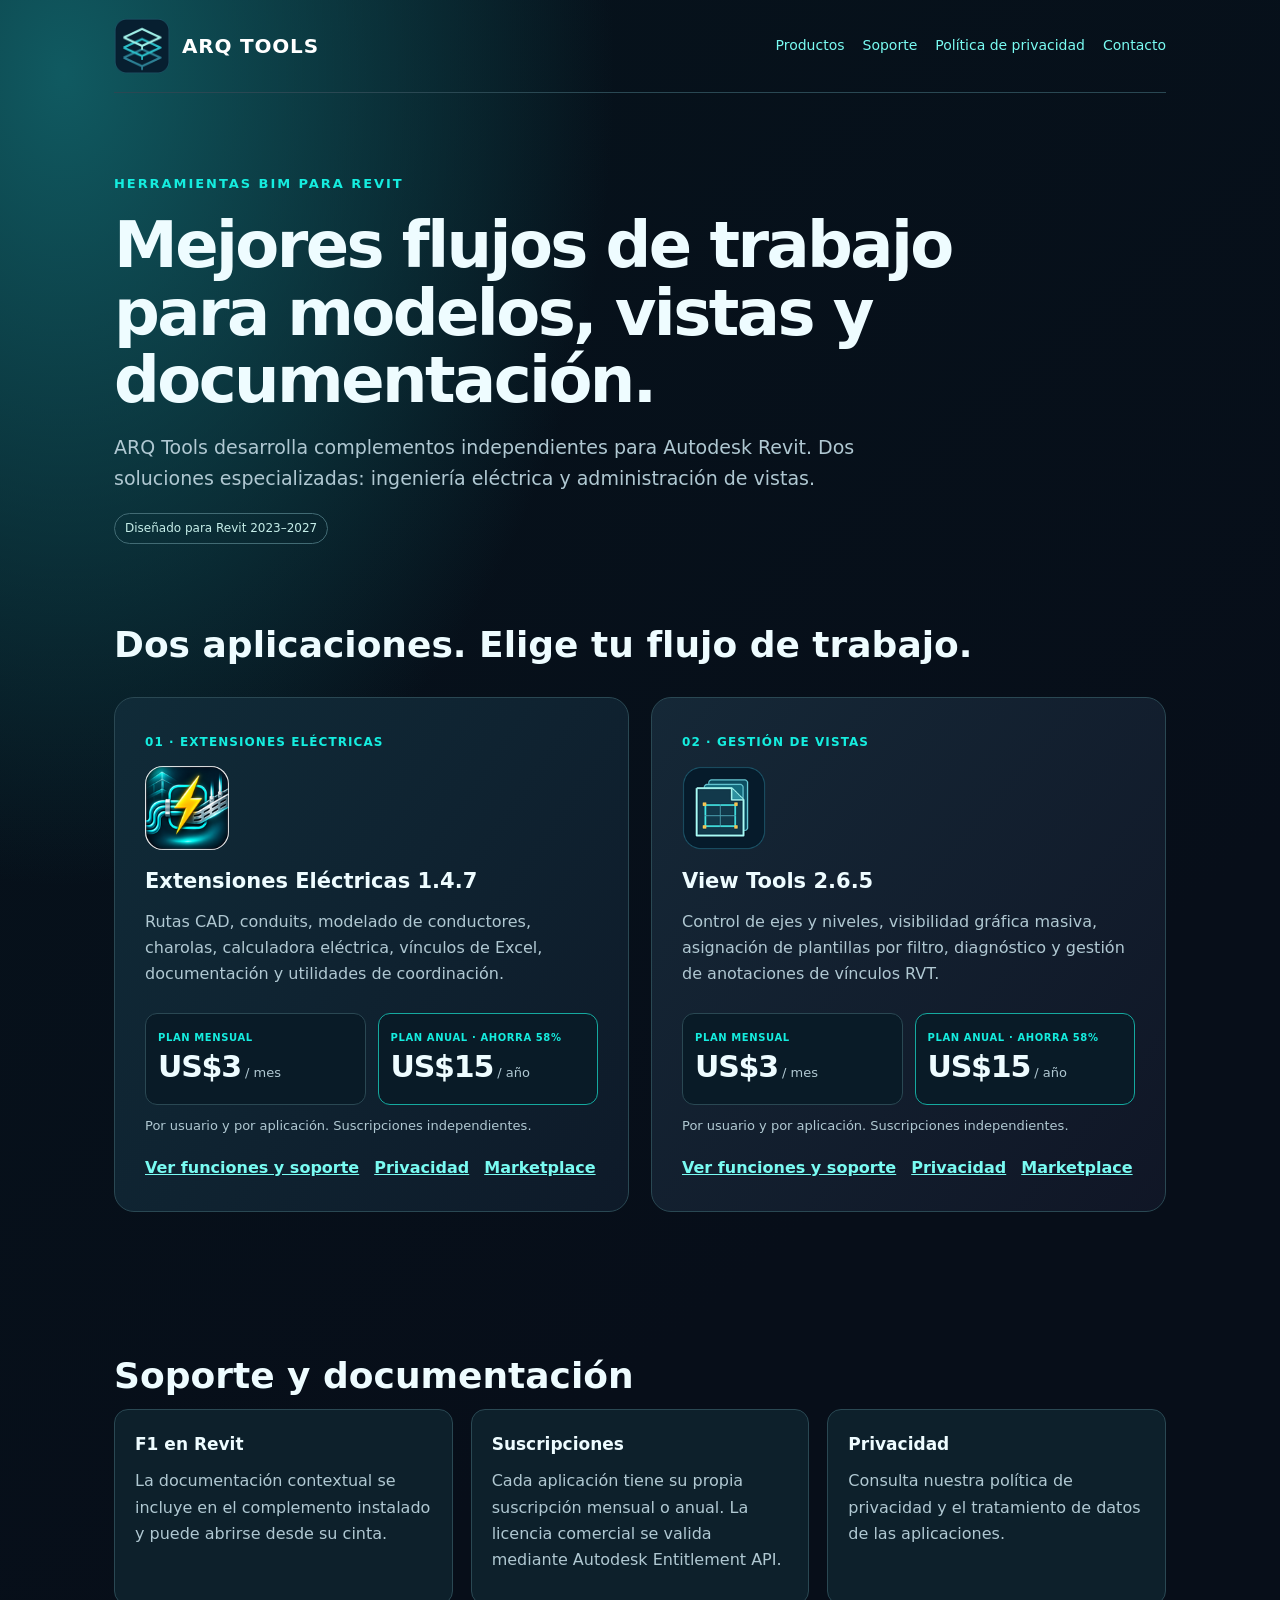
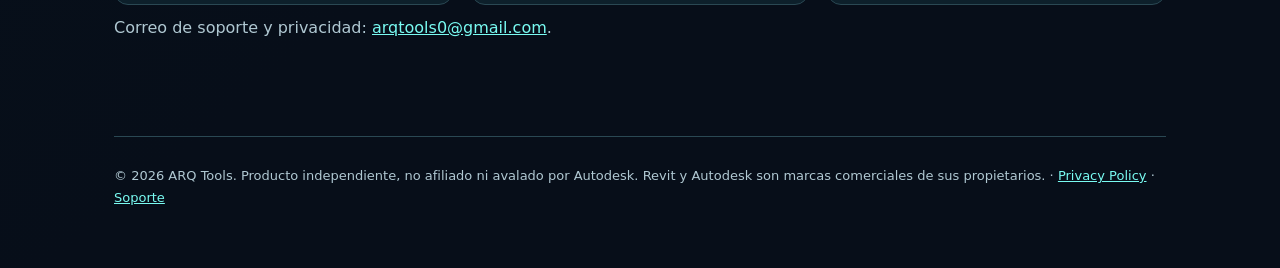
<file: index.html>
<!DOCTYPE html>
<html lang="es"><head><meta charset="utf-8"/><meta content="width=device-width,initial-scale=1" name="viewport"/><meta content="ARQ Tools: Extensiones Eléctricas y View Tools para Autodesk Revit 2023–2027. Herramientas BIM, documentación y edición de vistas." name="description"/><title>ARQ Tools | Electrical Extensions &amp; View Tools</title><link href="favicon.png" rel="icon"/><link href="style.css" rel="stylesheet"/></head><body><div class="wrap"><nav aria-label="Navegación" class="top"><a class="brand" href="index.html"><img alt="Logo gráfico de ARQ Tools" src="publisher-logo-120.png"/>ARQ TOOLS</a><div class="menu"><a href="#productos">Productos</a><a href="#ayuda">Soporte</a><a href="privacy.html">Política de privacidad</a><a href="mailto:arqtools0@gmail.com">Contacto</a></div></nav><main><header class="hero"><div class="tag">HERRAMIENTAS BIM PARA REVIT</div><h1>Mejores flujos de trabajo para modelos, vistas y documentación.</h1><p class="lead">ARQ Tools desarrolla complementos independientes para Autodesk Revit. Dos soluciones especializadas: ingeniería eléctrica y administración de vistas.</p><div class="pill">Diseñado para Revit 2023–2027</div></header><section id="productos"><h2>Dos aplicaciones. Elige tu flujo de trabajo.</h2><div class="products"><article class="product"><span class="eyebrow">01 · EXTENSIONES ELÉCTRICAS</span><img alt="Extensiones Eléctricas" class="product-icon" height="84" src="arq-tools-icon-120.png" width="84"/><h3>Extensiones Eléctricas 1.4.7</h3><p>Rutas CAD, conduits, modelado de conductores, charolas, calculadora eléctrica, vínculos de Excel, documentación y utilidades de coordinación.</p><div class="plans"><div><small>PLAN MENSUAL</small><strong>US$3<span> / mes</span></strong></div><div><small>PLAN ANUAL · AHORRA 58%</small><strong>US$15<span> / año</span></strong></div></div><p class="price-note">Por usuario y por aplicación. Suscripciones independientes.</p><div class="links"><a href="electrical.html">Ver funciones y soporte</a><a href="privacy.html">Privacidad</a><a href="https://apps.autodesk.com/">Marketplace</a></div></article><article class="product"><span class="eyebrow">02 · GESTIÓN DE VISTAS</span><img alt="View Tools" class="product-icon" height="84" src="view-tools-icon-120.png" width="84"/><h3>View Tools 2.6.5</h3><p>Control de ejes y niveles, visibilidad gráfica masiva, asignación de plantillas por filtro, diagnóstico y gestión de anotaciones de vínculos RVT.</p><div class="plans"><div><small>PLAN MENSUAL</small><strong>US$3<span> / mes</span></strong></div><div><small>PLAN ANUAL · AHORRA 58%</small><strong>US$15<span> / año</span></strong></div></div><p class="price-note">Por usuario y por aplicación. Suscripciones independientes.</p><div class="links"><a href="view-tools.html">Ver funciones y soporte</a><a href="privacy.html">Privacidad</a><a href="https://apps.autodesk.com/">Marketplace</a></div></article></div></section><section id="ayuda"><h2>Soporte y documentación</h2><div class="section-grid"><div class="mini"><h3>F1 en Revit</h3><p>La documentación contextual se incluye en el complemento instalado y puede abrirse desde su cinta.</p></div><div class="mini"><h3>Suscripciones</h3><p>Cada aplicación tiene su propia suscripción mensual o anual. La licencia comercial se valida mediante Autodesk Entitlement API.</p></div><div class="mini"><h3>Privacidad</h3><p>Consulta nuestra política de privacidad y el tratamiento de datos de las aplicaciones.</p></div></div><p>Correo de soporte y privacidad: <a href="mailto:arqtools0@gmail.com">arqtools0@gmail.com</a>.</p></section></main><footer>© 2026 ARQ Tools. Producto independiente, no afiliado ni avalado por Autodesk. Revit y Autodesk son marcas comerciales de sus propietarios. · <a href="privacy.html">Privacy Policy</a> · <a href="mailto:arqtools0@gmail.com">Soporte</a></footer></div></body></html>
</file>
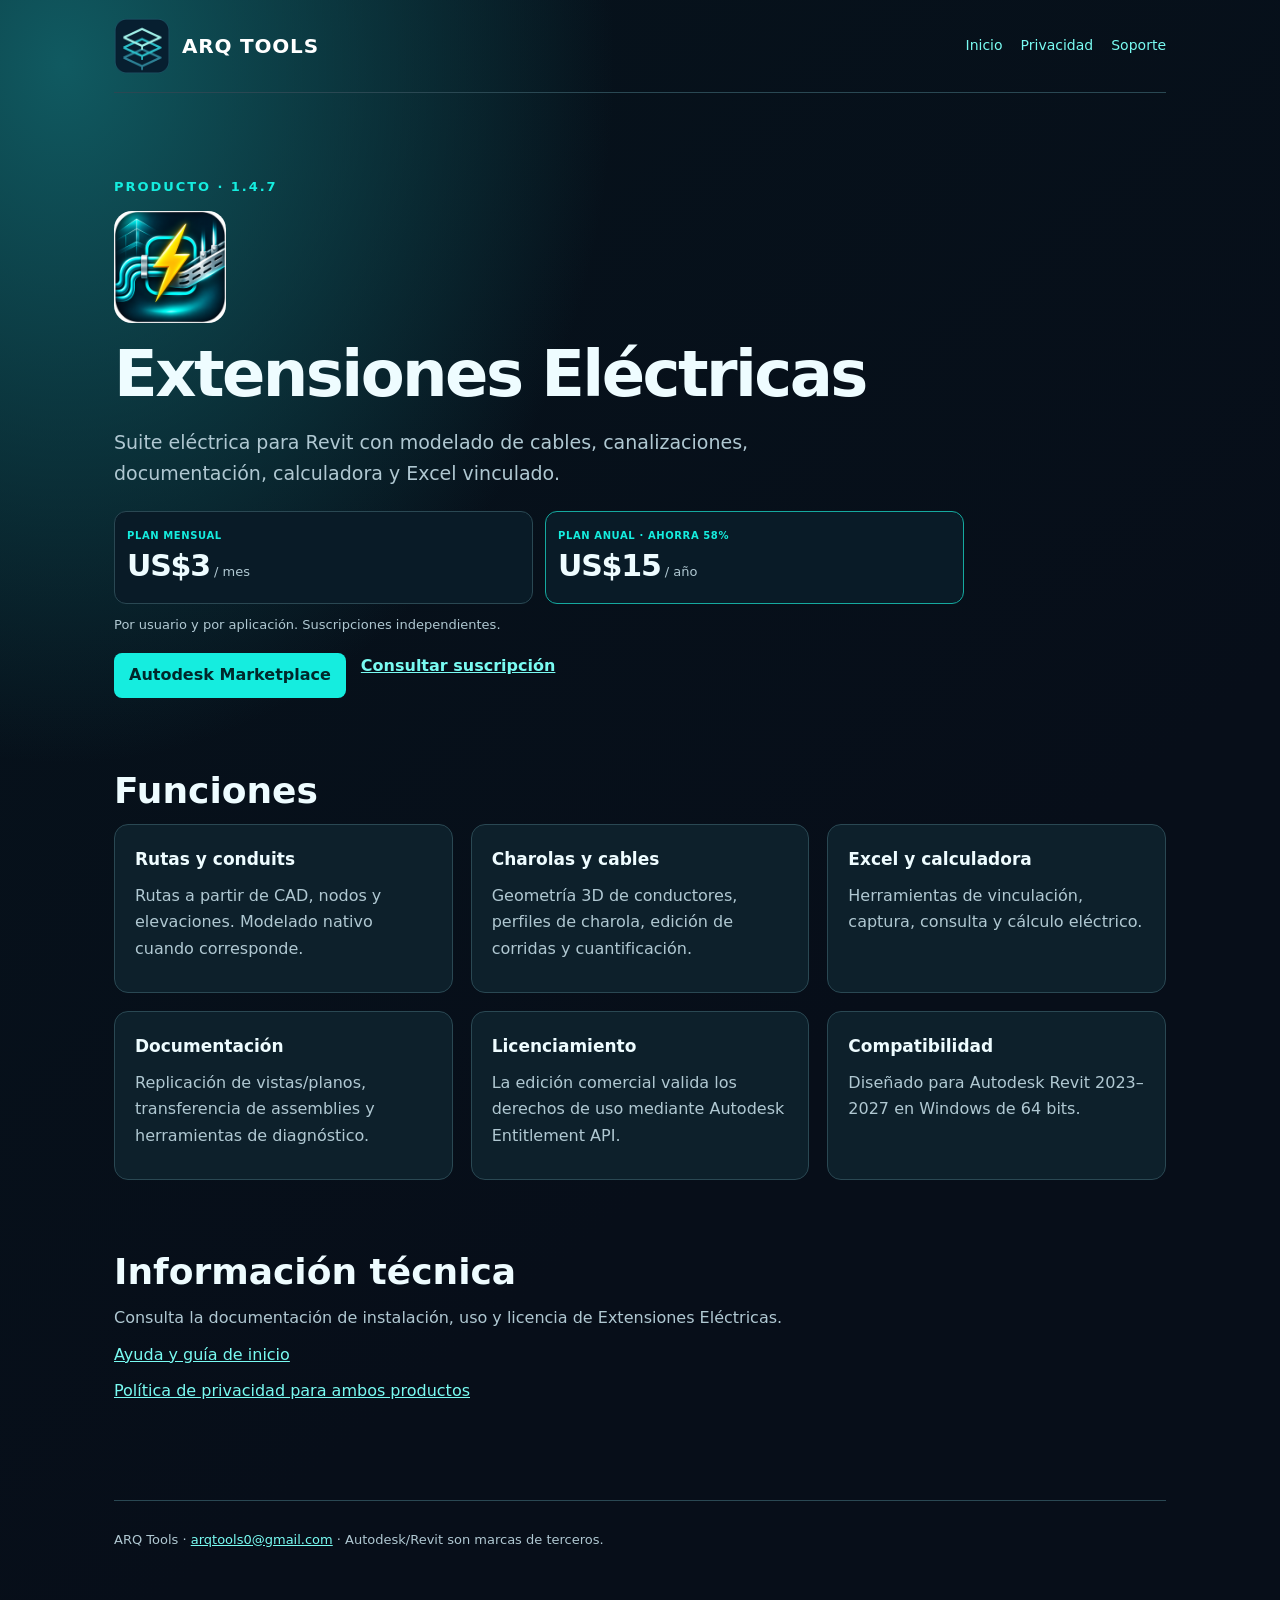
<file: electrical.html>
<!DOCTYPE html>
<html lang="es"><head><meta charset="utf-8"/><meta content="width=device-width,initial-scale=1" name="viewport"/><title>Extensiones Eléctricas | ARQ Tools</title><meta content="Suite eléctrica para Revit con modelado de cables, canalizaciones, documentación, calculadora y Excel vinculado." name="description"/><link href="style.css" rel="stylesheet"/><link href="favicon.png" rel="icon"/></head><body><div class="wrap"><nav class="top"><a class="brand" href="index.html"><img alt="Icono ARQ Tools" src="publisher-logo-120.png"/>ARQ TOOLS</a><div class="menu"><a href="index.html">Inicio</a><a href="privacy.html">Privacidad</a><a href="mailto:arqtools0@gmail.com">Soporte</a></div></nav><main><header class="hero"><span class="tag">PRODUCTO · 1.4.7</span><img alt="Icono Extensiones Eléctricas" class="product-icon" height="112" src="arq-tools-icon-256.png" width="112"/><h1>Extensiones Eléctricas</h1><p class="lead">Suite eléctrica para Revit con modelado de cables, canalizaciones, documentación, calculadora y Excel vinculado.</p><div class="plans"><div><small>PLAN MENSUAL</small><strong>US$3<span> / mes</span></strong></div><div><small>PLAN ANUAL · AHORRA 58%</small><strong>US$15<span> / año</span></strong></div></div><p class="price-note">Por usuario y por aplicación. Suscripciones independientes.</p><div class="links"><a class="buy" href="https://apps.autodesk.com/">Autodesk Marketplace</a><a href="mailto:arqtools0@gmail.com">Consultar suscripción</a></div></header><section><h2>Funciones</h2><div class="section-grid"><div class="mini"><h3>Rutas y conduits</h3><p>Rutas a partir de CAD, nodos y elevaciones. Modelado nativo cuando corresponde.</p></div><div class="mini"><h3>Charolas y cables</h3><p>Geometría 3D de conductores, perfiles de charola, edición de corridas y cuantificación.</p></div><div class="mini"><h3>Excel y calculadora</h3><p>Herramientas de vinculación, captura, consulta y cálculo eléctrico.</p></div><div class="mini"><h3>Documentación</h3><p>Replicación de vistas/planos, transferencia de assemblies y herramientas de diagnóstico.</p></div><div class="mini"><h3>Licenciamiento</h3><p>La edición comercial valida los derechos de uso mediante Autodesk Entitlement API.</p></div><div class="mini"><h3>Compatibilidad</h3><p>Diseñado para Autodesk Revit 2023–2027 en Windows de 64 bits.</p></div></div></section><section><h2>Información técnica</h2><p>Consulta la documentación de instalación, uso y licencia de Extensiones Eléctricas.</p><p><a href="help-electrical.html">Ayuda y guía de inicio</a></p><p><a href="privacy.html">Política de privacidad para ambos productos</a></p></section></main><footer>ARQ Tools · <a href="mailto:arqtools0@gmail.com">arqtools0@gmail.com</a> · Autodesk/Revit son marcas de terceros.</footer></div></body></html>
</file>
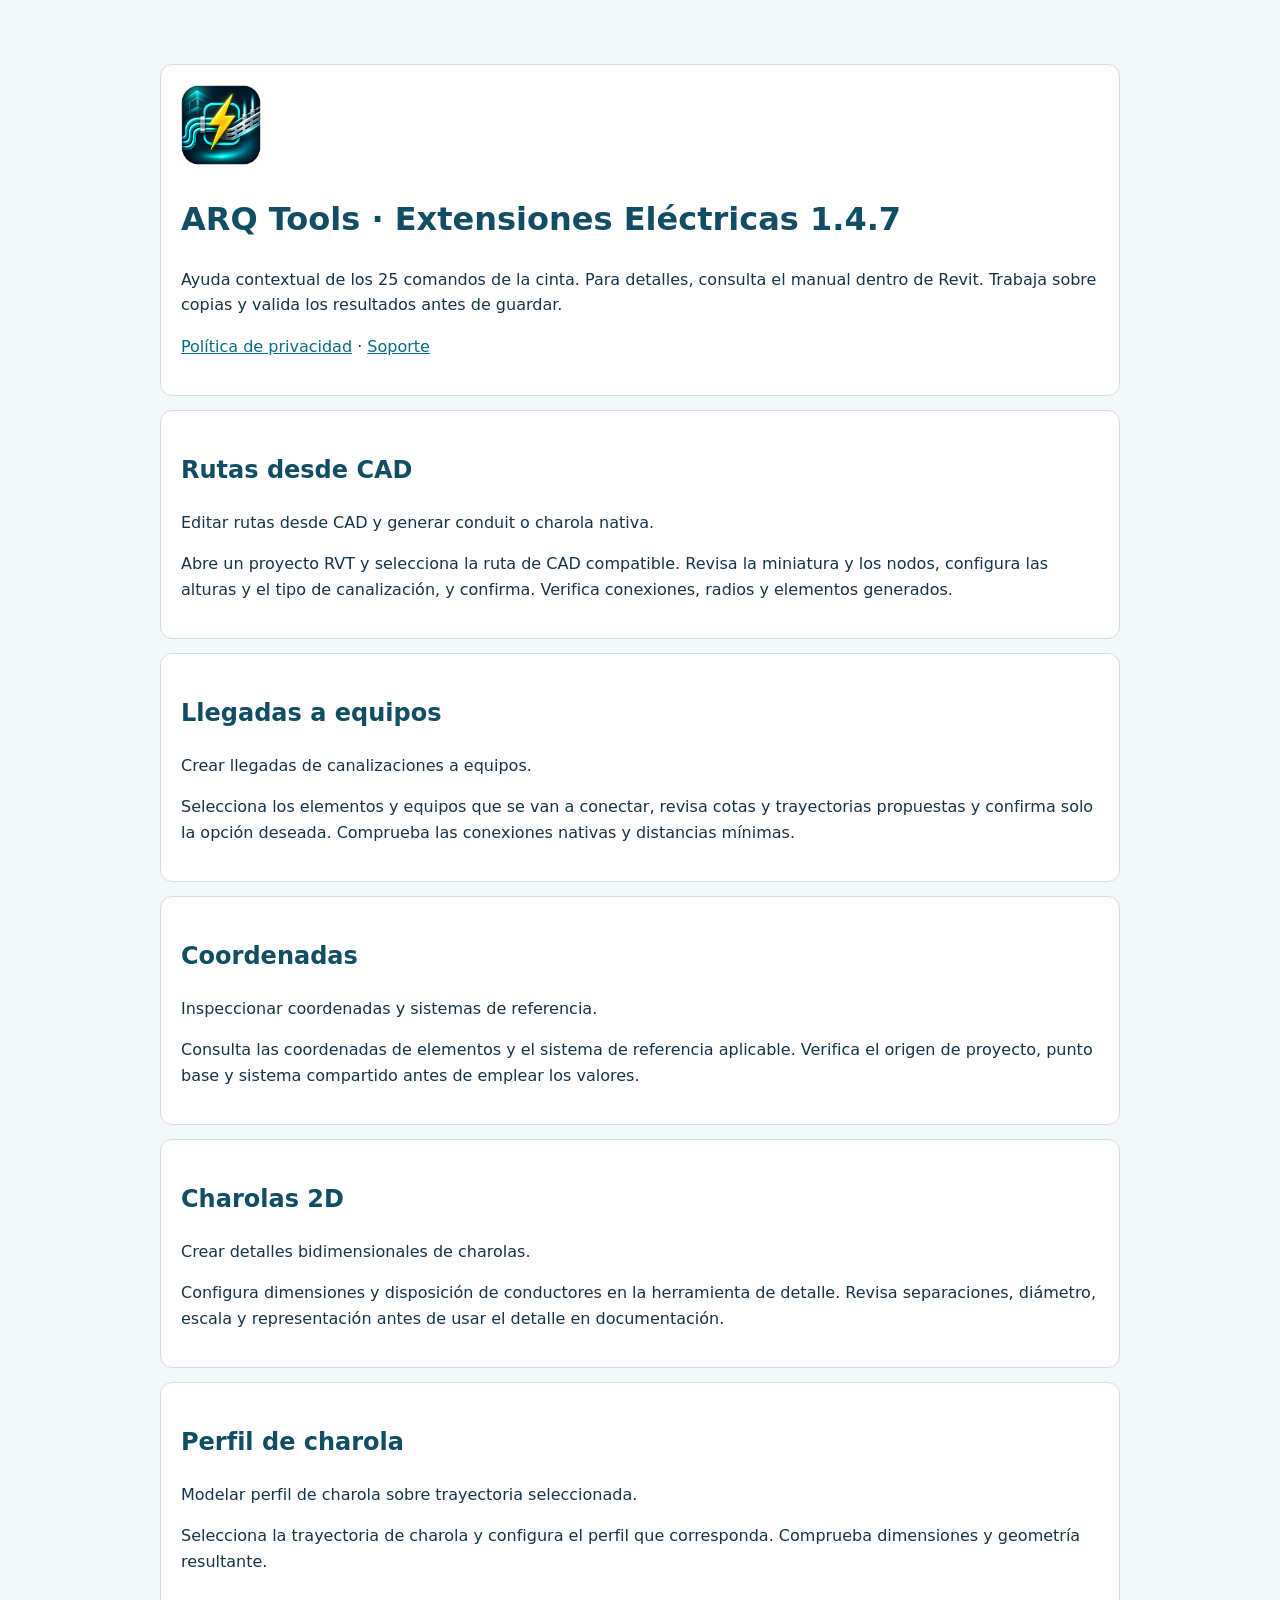
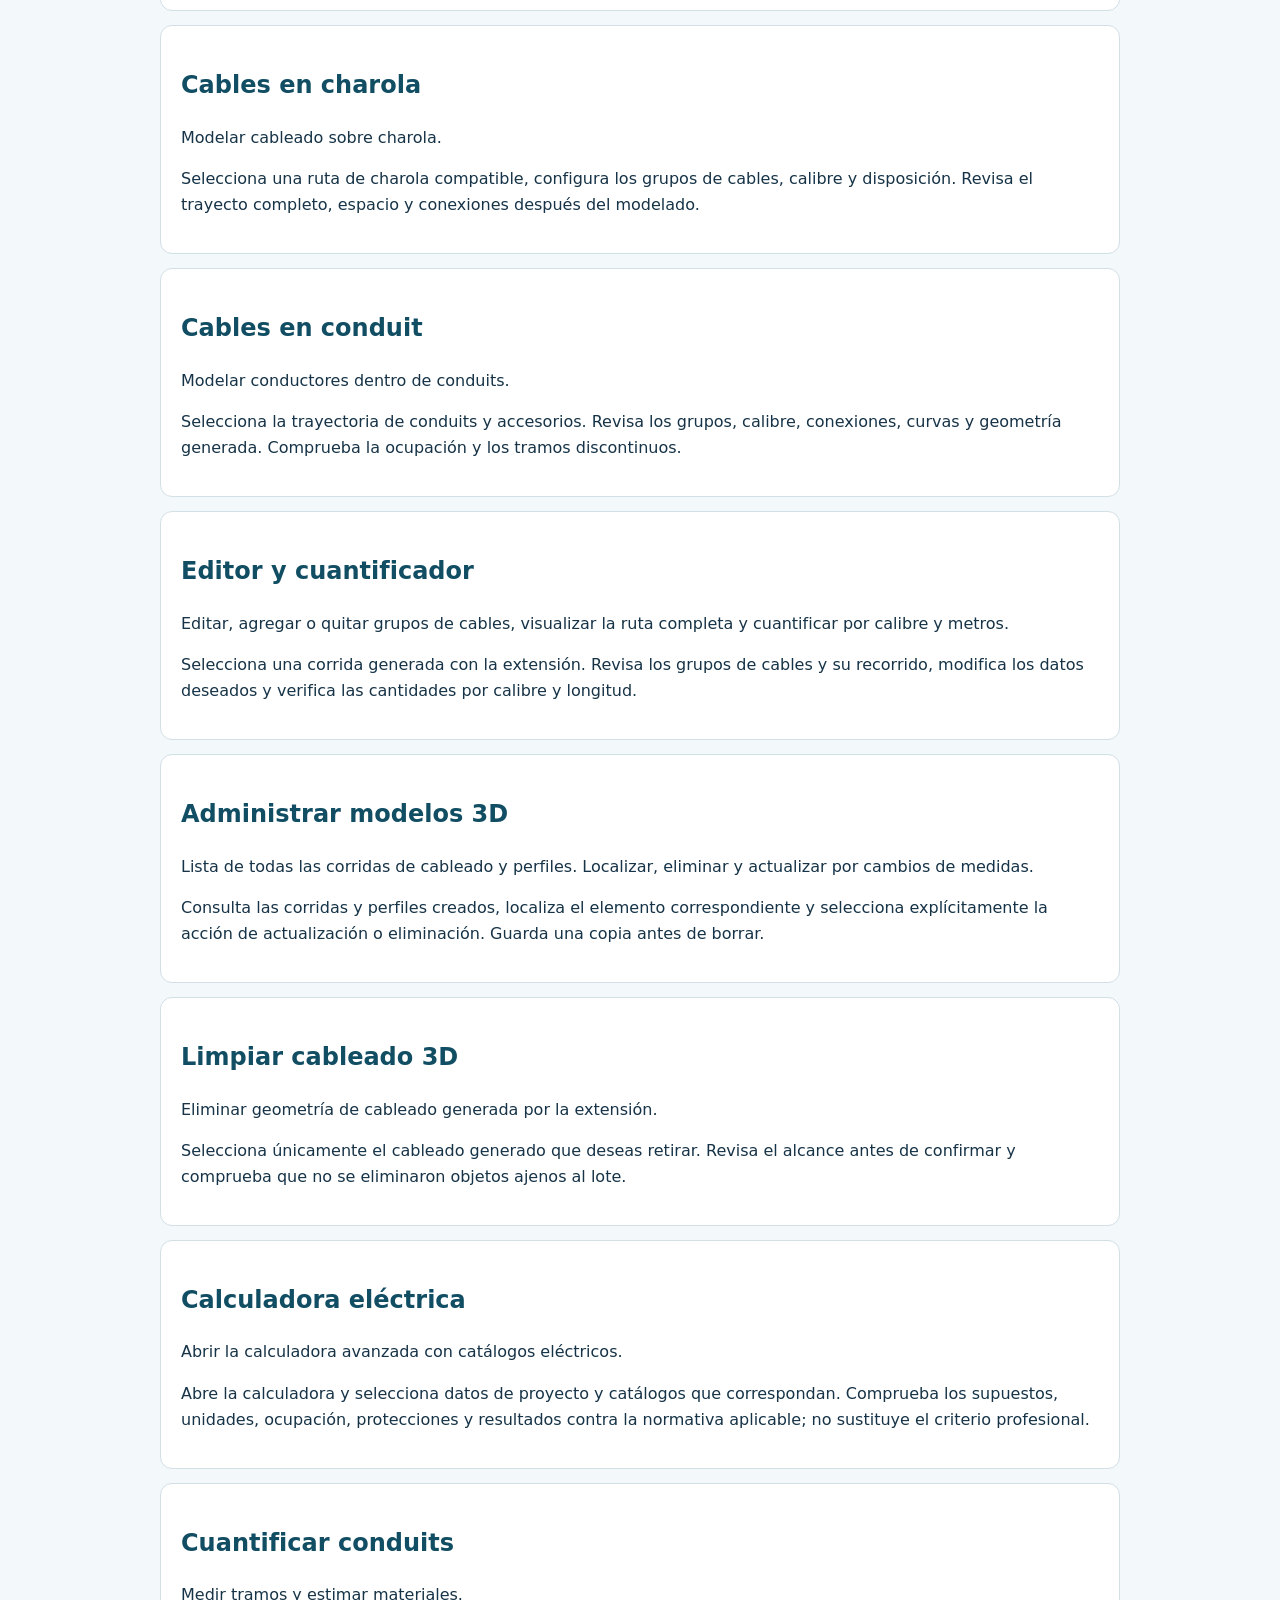
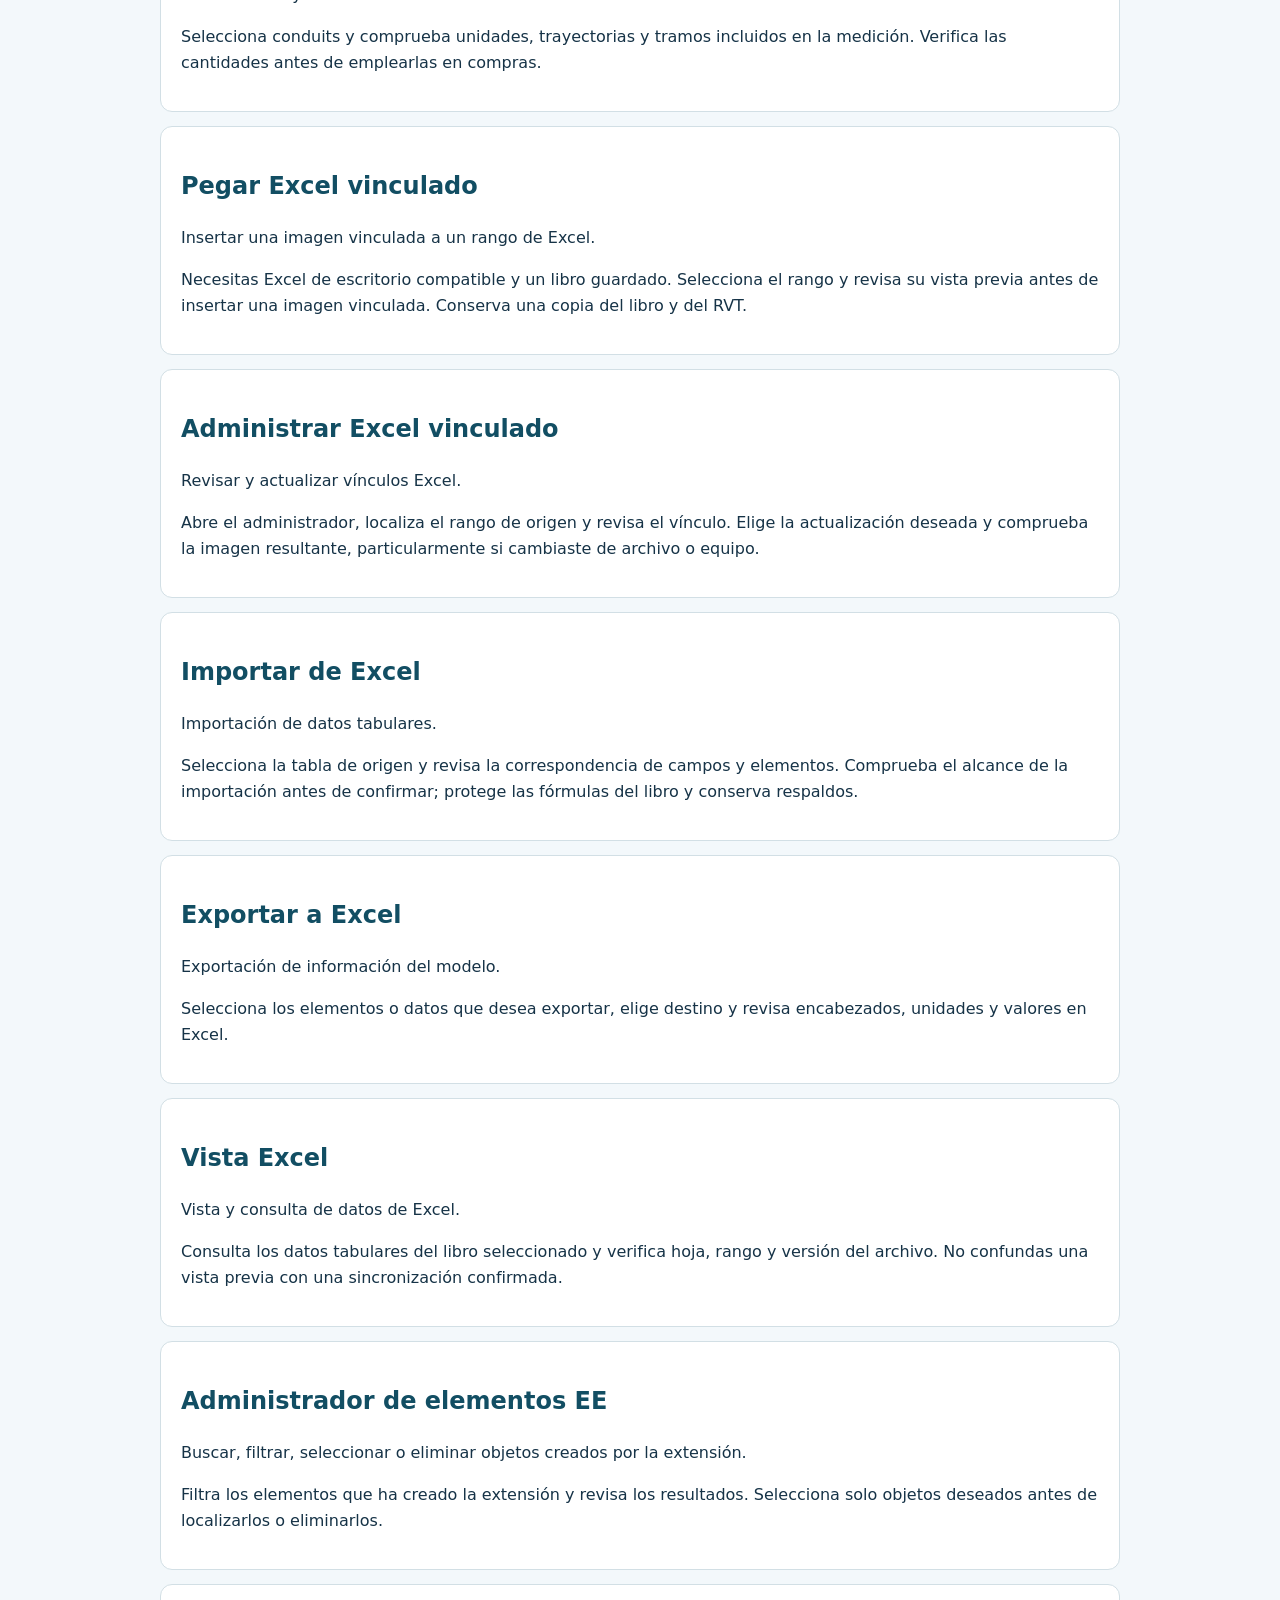
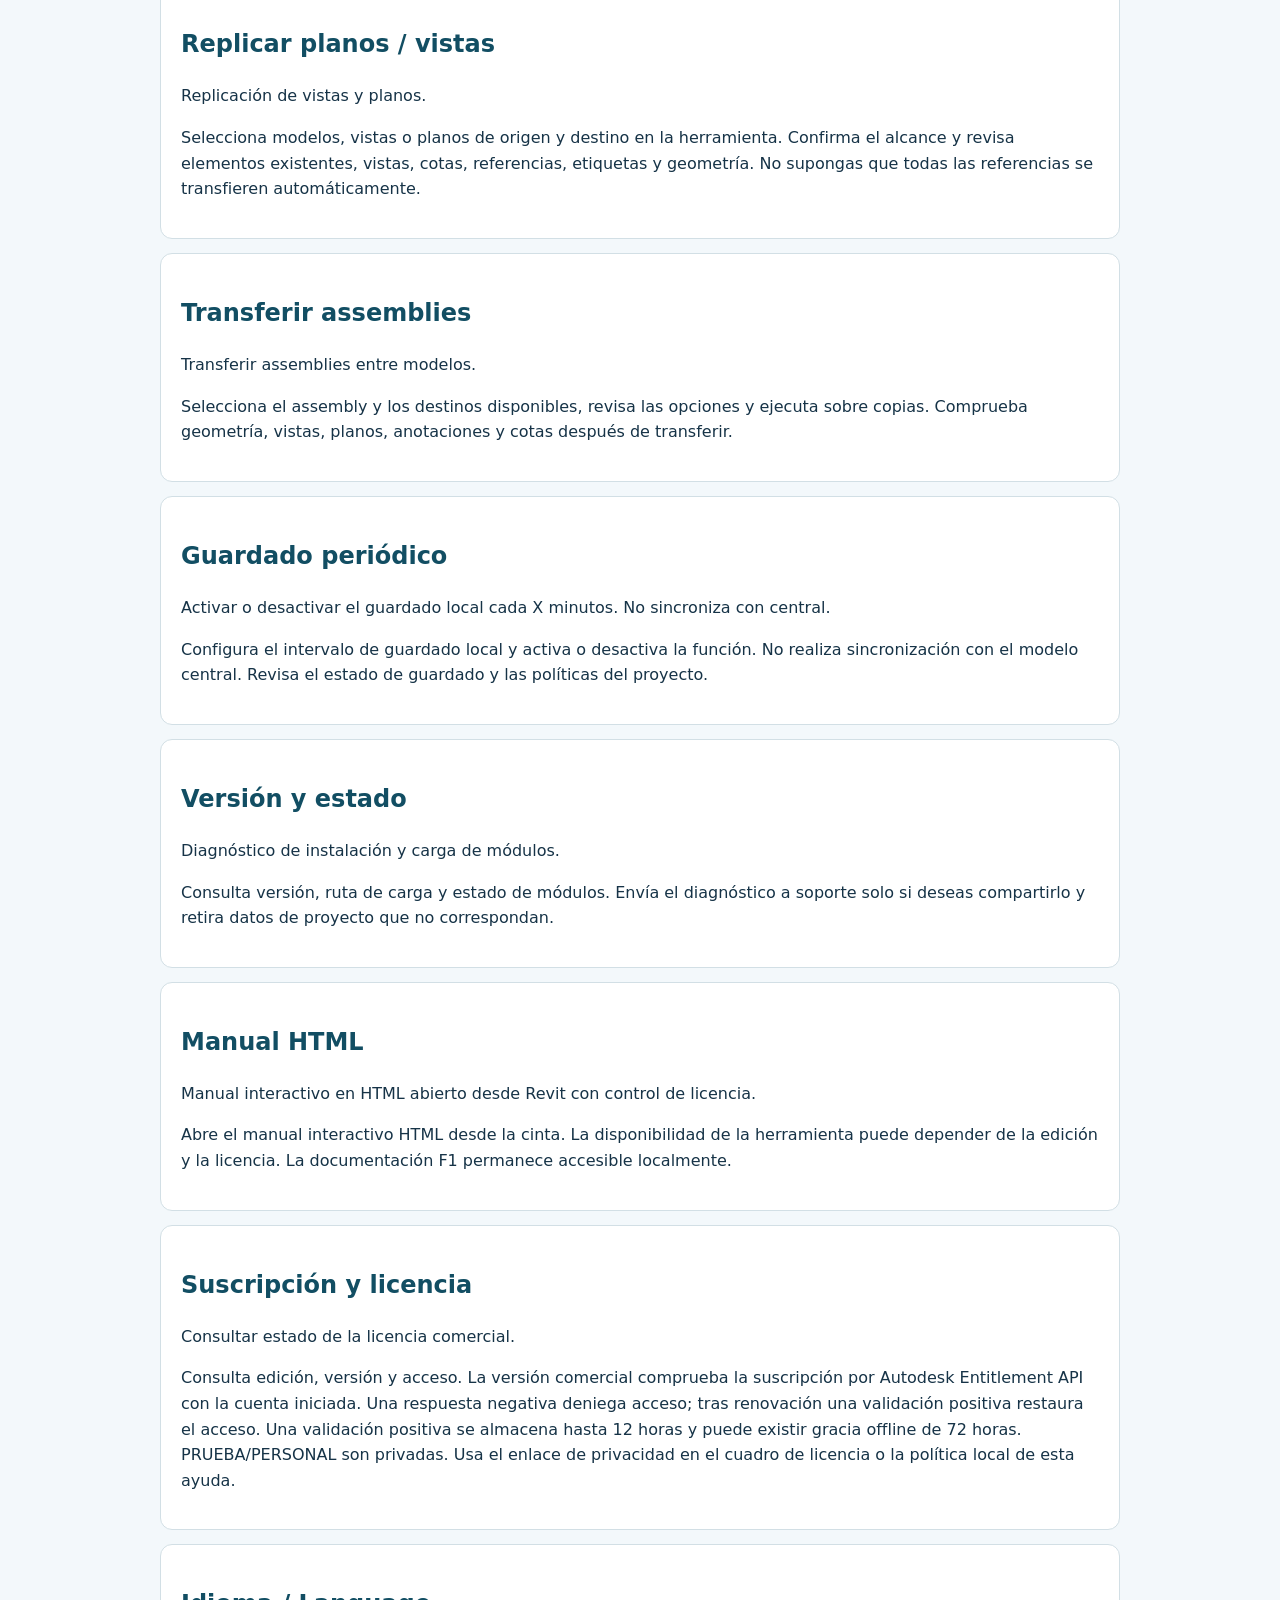
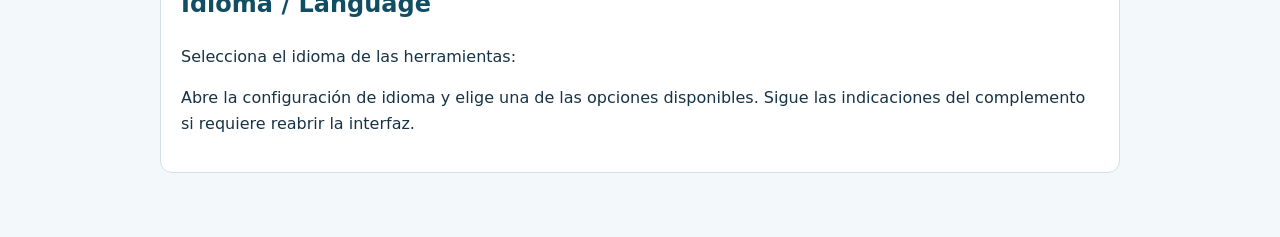
<file: help-electrical.html>
<!DOCTYPE html>
<html lang="es"><head><meta charset="utf-8"/><meta content="width=device-width,initial-scale=1" name="viewport"/><title>Extensiones Eléctricas 1.4.7 | Ayuda F1</title><style>body{font:16px/1.6 system-ui,sans-serif;max-width:960px;margin:32px auto;padding:18px;color:#163347;background:#f3f8fb}header,section{padding:20px;margin:14px 0;border-radius:12px;background:white;border:1px solid #d2dfe5}h1,h2{color:#124e63}a{color:#096b83}section{scroll-margin-top:24px}img{object-fit:contain}</style></head><body><header><img alt="ARQ Tools Extensiones Eléctricas" height="80" src="arq-tools-icon-256.png" width="80"/><h1>ARQ Tools · Extensiones Eléctricas 1.4.7</h1><p>Ayuda contextual de los 25 comandos de la cinta. Para detalles, consulta el manual dentro de Revit. Trabaja sobre copias y valida los resultados antes de guardar.</p><p><a href="privacy.html">Política de privacidad</a> · <a href="mailto:arqtools0@gmail.com">Soporte</a></p></header>
<section id="EE_RoutesCAD"><h2>Rutas desde CAD</h2><p>Editar rutas desde CAD y generar conduit o charola nativa.</p><p>Abre un proyecto RVT y selecciona la ruta de CAD compatible. Revisa la miniatura y los nodos, configura las alturas y el tipo de canalización, y confirma. Verifica conexiones, radios y elementos generados.</p></section>
<section id="EE_Arrival"><h2>Llegadas a equipos</h2><p>Crear llegadas de canalizaciones a equipos.</p><p>Selecciona los elementos y equipos que se van a conectar, revisa cotas y trayectorias propuestas y confirma solo la opción deseada. Comprueba las conexiones nativas y distancias mínimas.</p></section>
<section id="EE_Coordinates"><h2>Coordenadas</h2><p>Inspeccionar coordenadas y sistemas de referencia.</p><p>Consulta las coordenadas de elementos y el sistema de referencia aplicable. Verifica el origen de proyecto, punto base y sistema compartido antes de emplear los valores.</p></section>
<section id="EE_Tray2D"><h2>Charolas 2D</h2><p>Crear detalles bidimensionales de charolas.</p><p>Configura dimensiones y disposición de conductores en la herramienta de detalle. Revisa separaciones, diámetro, escala y representación antes de usar el detalle en documentación.</p></section>
<section id="EE_TrayProfile"><h2>Perfil de charola</h2><p>Modelar perfil de charola sobre trayectoria seleccionada.</p><p>Selecciona la trayectoria de charola y configura el perfil que corresponda. Comprueba dimensiones y geometría resultante.</p></section>
<section id="EE_TrayWires"><h2>Cables en charola</h2><p>Modelar cableado sobre charola.</p><p>Selecciona una ruta de charola compatible, configura los grupos de cables, calibre y disposición. Revisa el trayecto completo, espacio y conexiones después del modelado.</p></section>
<section id="EE_ConduitWires"><h2>Cables en conduit</h2><p>Modelar conductores dentro de conduits.</p><p>Selecciona la trayectoria de conduits y accesorios. Revisa los grupos, calibre, conexiones, curvas y geometría generada. Comprueba la ocupación y los tramos discontinuos.</p></section>
<section id="EE_EditWires"><h2>Editor y cuantificador</h2><p>Editar, agregar o quitar grupos de cables, visualizar la ruta completa y cuantificar por calibre y metros.</p><p>Selecciona una corrida generada con la extensión. Revisa los grupos de cables y su recorrido, modifica los datos deseados y verifica las cantidades por calibre y longitud.</p></section>
<section id="EE_ManageWires"><h2>Administrar modelos 3D</h2><p>Lista de todas las corridas de cableado y perfiles. Localizar, eliminar y actualizar por cambios de medidas.</p><p>Consulta las corridas y perfiles creados, localiza el elemento correspondiente y selecciona explícitamente la acción de actualización o eliminación. Guarda una copia antes de borrar.</p></section>
<section id="EE_CleanWires"><h2>Limpiar cableado 3D</h2><p>Eliminar geometría de cableado generada por la extensión.</p><p>Selecciona únicamente el cableado generado que deseas retirar. Revisa el alcance antes de confirmar y comprueba que no se eliminaron objetos ajenos al lote.</p></section>
<section id="EE_CalcWeb"><h2>Calculadora eléctrica</h2><p>Abrir la calculadora avanzada con catálogos eléctricos.</p><p>Abre la calculadora y selecciona datos de proyecto y catálogos que correspondan. Comprueba los supuestos, unidades, ocupación, protecciones y resultados contra la normativa aplicable; no sustituye el criterio profesional.</p></section>
<section id="EE_MeasureConduit"><h2>Cuantificar conduits</h2><p>Medir tramos y estimar materiales.</p><p>Selecciona conduits y comprueba unidades, trayectorias y tramos incluidos en la medición. Verifica las cantidades antes de emplearlas en compras.</p></section>
<section id="EE_ExcelPaste"><h2>Pegar Excel vinculado</h2><p>Insertar una imagen vinculada a un rango de Excel.</p><p>Necesitas Excel de escritorio compatible y un libro guardado. Selecciona el rango y revisa su vista previa antes de insertar una imagen vinculada. Conserva una copia del libro y del RVT.</p></section>
<section id="EE_ExcelManager"><h2>Administrar Excel vinculado</h2><p>Revisar y actualizar vínculos Excel.</p><p>Abre el administrador, localiza el rango de origen y revisa el vínculo. Elige la actualización deseada y comprueba la imagen resultante, particularmente si cambiaste de archivo o equipo.</p></section>
<section id="EE_ExcelImport"><h2>Importar de Excel</h2><p>Importación de datos tabulares.</p><p>Selecciona la tabla de origen y revisa la correspondencia de campos y elementos. Comprueba el alcance de la importación antes de confirmar; protege las fórmulas del libro y conserva respaldos.</p></section>
<section id="EE_ExcelExport"><h2>Exportar a Excel</h2><p>Exportación de información del modelo.</p><p>Selecciona los elementos o datos que desea exportar, elige destino y revisa encabezados, unidades y valores en Excel.</p></section>
<section id="EE_ExcelView"><h2>Vista Excel</h2><p>Vista y consulta de datos de Excel.</p><p>Consulta los datos tabulares del libro seleccionado y verifica hoja, rango y versión del archivo. No confundas una vista previa con una sincronización confirmada.</p></section>
<section id="EE_ManageItems"><h2>Administrador de elementos EE</h2><p>Buscar, filtrar, seleccionar o eliminar objetos creados por la extensión.</p><p>Filtra los elementos que ha creado la extensión y revisa los resultados. Selecciona solo objetos deseados antes de localizarlos o eliminarlos.</p></section>
<section id="EE_ReplicateSheets"><h2>Replicar planos / vistas</h2><p>Replicación de vistas y planos.</p><p>Selecciona modelos, vistas o planos de origen y destino en la herramienta. Confirma el alcance y revisa elementos existentes, vistas, cotas, referencias, etiquetas y geometría. No supongas que todas las referencias se transfieren automáticamente.</p></section>
<section id="EE_TransferAssemblies"><h2>Transferir assemblies</h2><p>Transferir assemblies entre modelos.</p><p>Selecciona el assembly y los destinos disponibles, revisa las opciones y ejecuta sobre copias. Comprueba geometría, vistas, planos, anotaciones y cotas después de transferir.</p></section>
<section id="EE_AutoSave"><h2>Guardado periódico</h2><p>Activar o desactivar el guardado local cada X minutos. No sincroniza con central.</p><p>Configura el intervalo de guardado local y activa o desactiva la función. No realiza sincronización con el modelo central. Revisa el estado de guardado y las políticas del proyecto.</p></section>
<section id="EE_State"><h2>Versión y estado</h2><p>Diagnóstico de instalación y carga de módulos.</p><p>Consulta versión, ruta de carga y estado de módulos. Envía el diagnóstico a soporte solo si deseas compartirlo y retira datos de proyecto que no correspondan.</p></section>
<section id="EE_Manual"><h2>Manual HTML</h2><p>Manual interactivo en HTML abierto desde Revit con control de licencia.</p><p>Abre el manual interactivo HTML desde la cinta. La disponibilidad de la herramienta puede depender de la edición y la licencia. La documentación F1 permanece accesible localmente.</p></section>
<section id="EE_License"><h2>Suscripción y licencia</h2><p>Consultar estado de la licencia comercial.</p><p>Consulta edición, versión y acceso. La versión comercial comprueba la suscripción por Autodesk Entitlement API con la cuenta iniciada. Una respuesta negativa deniega acceso; tras renovación una validación positiva restaura el acceso. Una validación positiva se almacena hasta 12 horas y puede existir gracia offline de 72 horas. PRUEBA/PERSONAL son privadas. Usa el enlace de privacidad en el cuadro de licencia o la política local de esta ayuda.</p></section>
<section id="EE_Language"><h2>Idioma / Language</h2><p>Selecciona el idioma de las herramientas:</p><p>Abre la configuración de idioma y elige una de las opciones disponibles. Sigue las indicaciones del complemento si requiere reabrir la interfaz.</p></section></body></html>
</file>
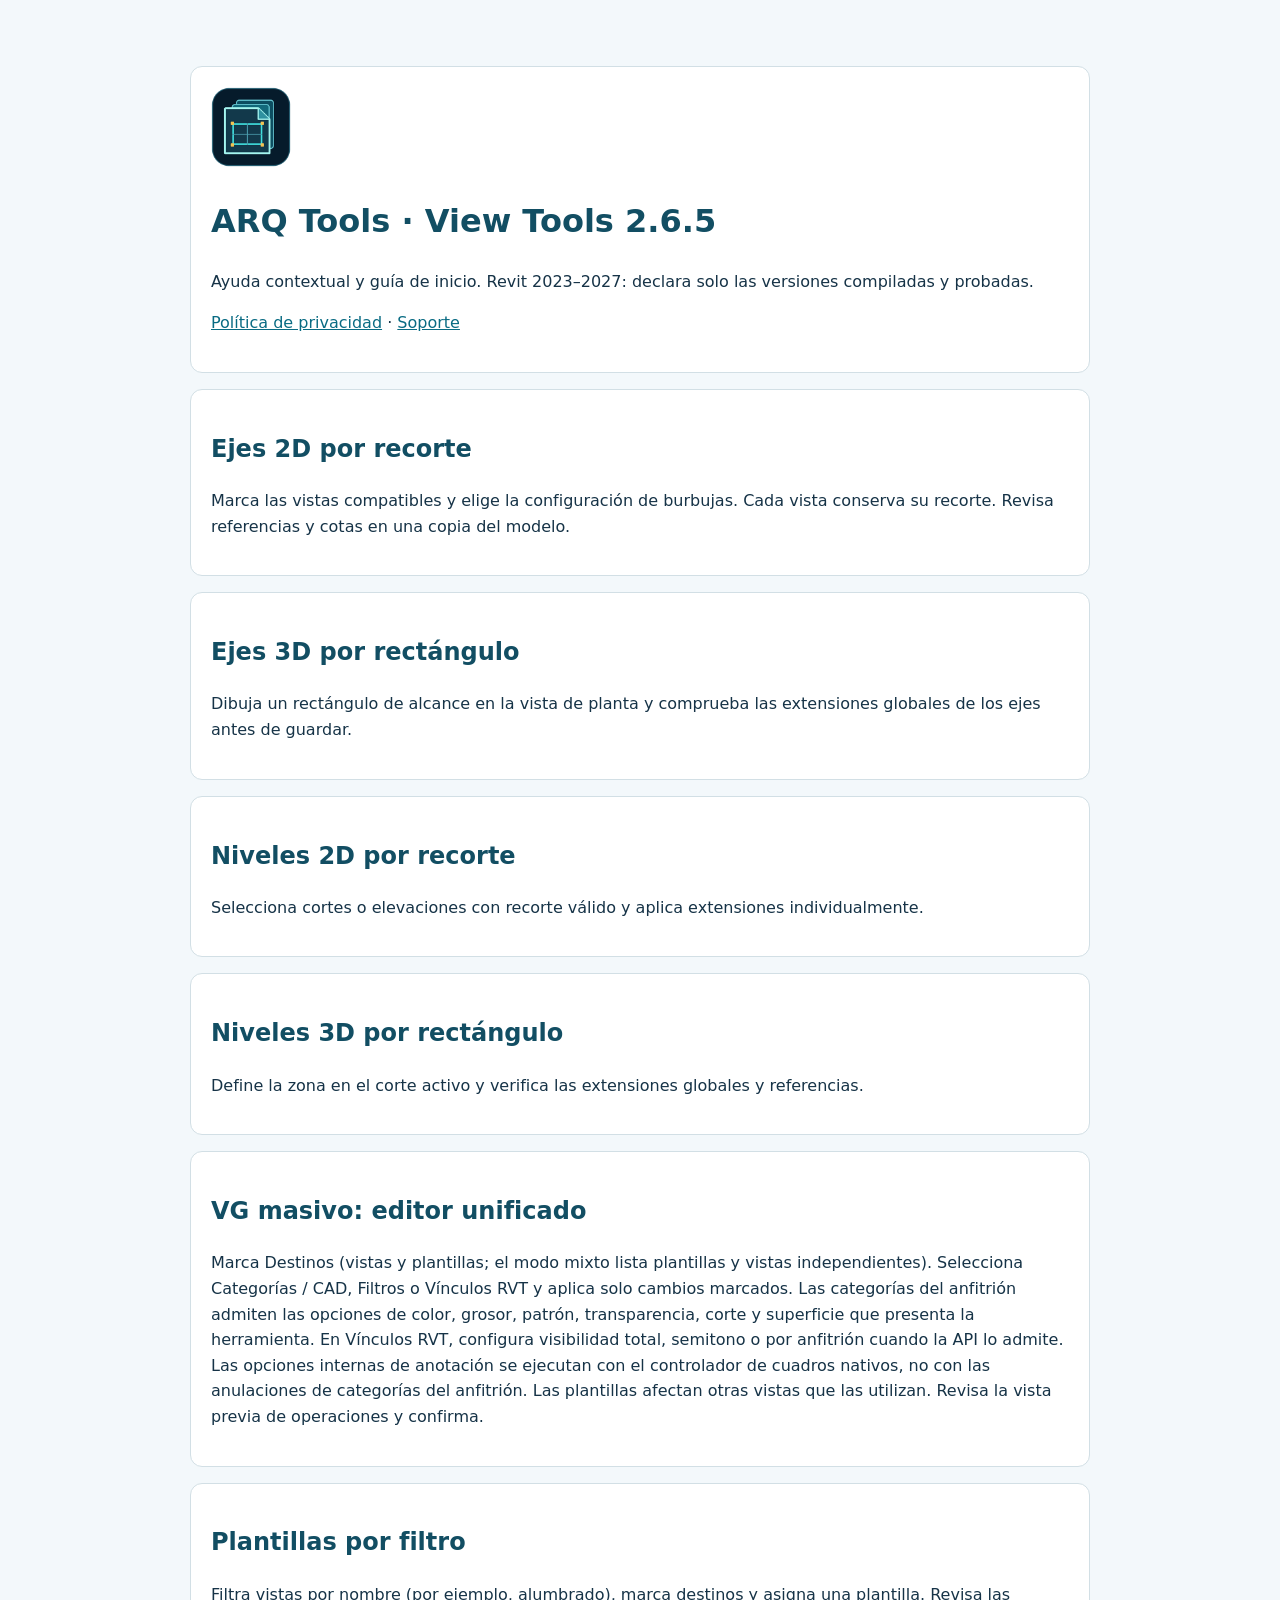
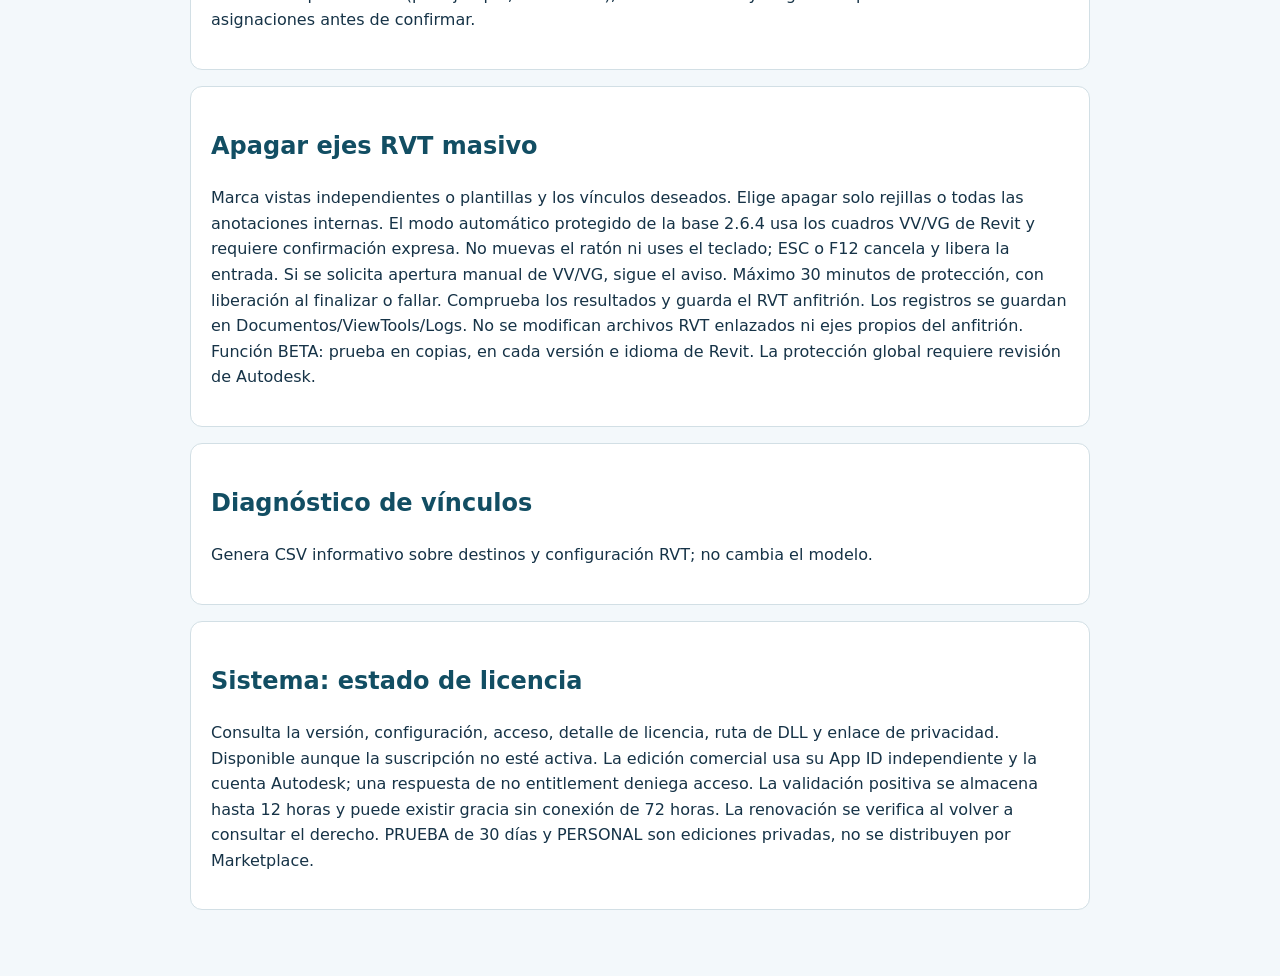
<file: help-view-tools.html>
<!DOCTYPE html>
<html lang="es"><head><meta charset="utf-8"/><meta content="width=device-width,initial-scale=1" name="viewport"/><title>View Tools 2.6.5 | Ayuda F1</title><style>body{max-width:900px;margin:32px auto;padding:18px;font:16px/1.6 system-ui,sans-serif;color:#163347;background:#f3f8fb}section,header{background:white;border:1px solid #d2dfe5;padding:20px;margin:16px 0;border-radius:12px}h1,h2{color:#124e63}a{color:#096b83}section{scroll-margin-top:20px}</style></head><body><header><img alt="View Tools" height="80" src="view-tools-icon-256.png" width="80"/><h1>ARQ Tools · View Tools 2.6.5</h1><p>Ayuda contextual y guía de inicio. Revit 2023–2027: declara solo las versiones compiladas y probadas.</p><p><a href="privacy.html">Política de privacidad</a> · <a href="mailto:arqtools0@gmail.com">Soporte</a></p></header>
<section id="VT_Grid2D"><h2>Ejes 2D por recorte</h2><p>Marca las vistas compatibles y elige la configuración de burbujas. Cada vista conserva su recorte. Revisa referencias y cotas en una copia del modelo.</p></section>
<section id="VT_Grid3D"><h2>Ejes 3D por rectángulo</h2><p>Dibuja un rectángulo de alcance en la vista de planta y comprueba las extensiones globales de los ejes antes de guardar.</p></section>
<section id="VT_Level2D"><h2>Niveles 2D por recorte</h2><p>Selecciona cortes o elevaciones con recorte válido y aplica extensiones individualmente.</p></section>
<section id="VT_Level3D"><h2>Niveles 3D por rectángulo</h2><p>Define la zona en el corte activo y verifica las extensiones globales y referencias.</p></section>
<section id="VT_MassVG"><h2>VG masivo: editor unificado</h2><p>Marca Destinos (vistas y plantillas; el modo mixto lista plantillas y vistas independientes). Selecciona Categorías / CAD, Filtros o Vínculos RVT y aplica solo cambios marcados. Las categorías del anfitrión admiten las opciones de color, grosor, patrón, transparencia, corte y superficie que presenta la herramienta. En Vínculos RVT, configura visibilidad total, semitono o por anfitrión cuando la API lo admite. Las opciones internas de anotación se ejecutan con el controlador de cuadros nativos, no con las anulaciones de categorías del anfitrión. Las plantillas afectan otras vistas que las utilizan. Revisa la vista previa de operaciones y confirma.</p></section>
<section id="VT_Templates"><h2>Plantillas por filtro</h2><p>Filtra vistas por nombre (por ejemplo, alumbrado), marca destinos y asigna una plantilla. Revisa las asignaciones antes de confirmar.</p></section>
<section id="VT_LinkGrids"><h2>Apagar ejes RVT masivo</h2><p>Marca vistas independientes o plantillas y los vínculos deseados. Elige apagar solo rejillas o todas las anotaciones internas. El modo automático protegido de la base 2.6.4 usa los cuadros VV/VG de Revit y requiere confirmación expresa. No muevas el ratón ni uses el teclado; ESC o F12 cancela y libera la entrada. Si se solicita apertura manual de VV/VG, sigue el aviso. Máximo 30 minutos de protección, con liberación al finalizar o fallar. Comprueba los resultados y guarda el RVT anfitrión. Los registros se guardan en Documentos/ViewTools/Logs. No se modifican archivos RVT enlazados ni ejes propios del anfitrión. Función BETA: prueba en copias, en cada versión e idioma de Revit. La protección global requiere revisión de Autodesk.</p></section>
<section id="VT_LinkAudit"><h2>Diagnóstico de vínculos</h2><p>Genera CSV informativo sobre destinos y configuración RVT; no cambia el modelo.</p></section>
<section id="VT_Info"><h2>Sistema: estado de licencia</h2><p>Consulta la versión, configuración, acceso, detalle de licencia, ruta de DLL y enlace de privacidad. Disponible aunque la suscripción no esté activa. La edición comercial usa su App ID independiente y la cuenta Autodesk; una respuesta de no entitlement deniega acceso. La validación positiva se almacena hasta 12 horas y puede existir gracia sin conexión de 72 horas. La renovación se verifica al volver a consultar el derecho. PRUEBA de 30 días y PERSONAL son ediciones privadas, no se distribuyen por Marketplace.</p></section></body></html>
</file>
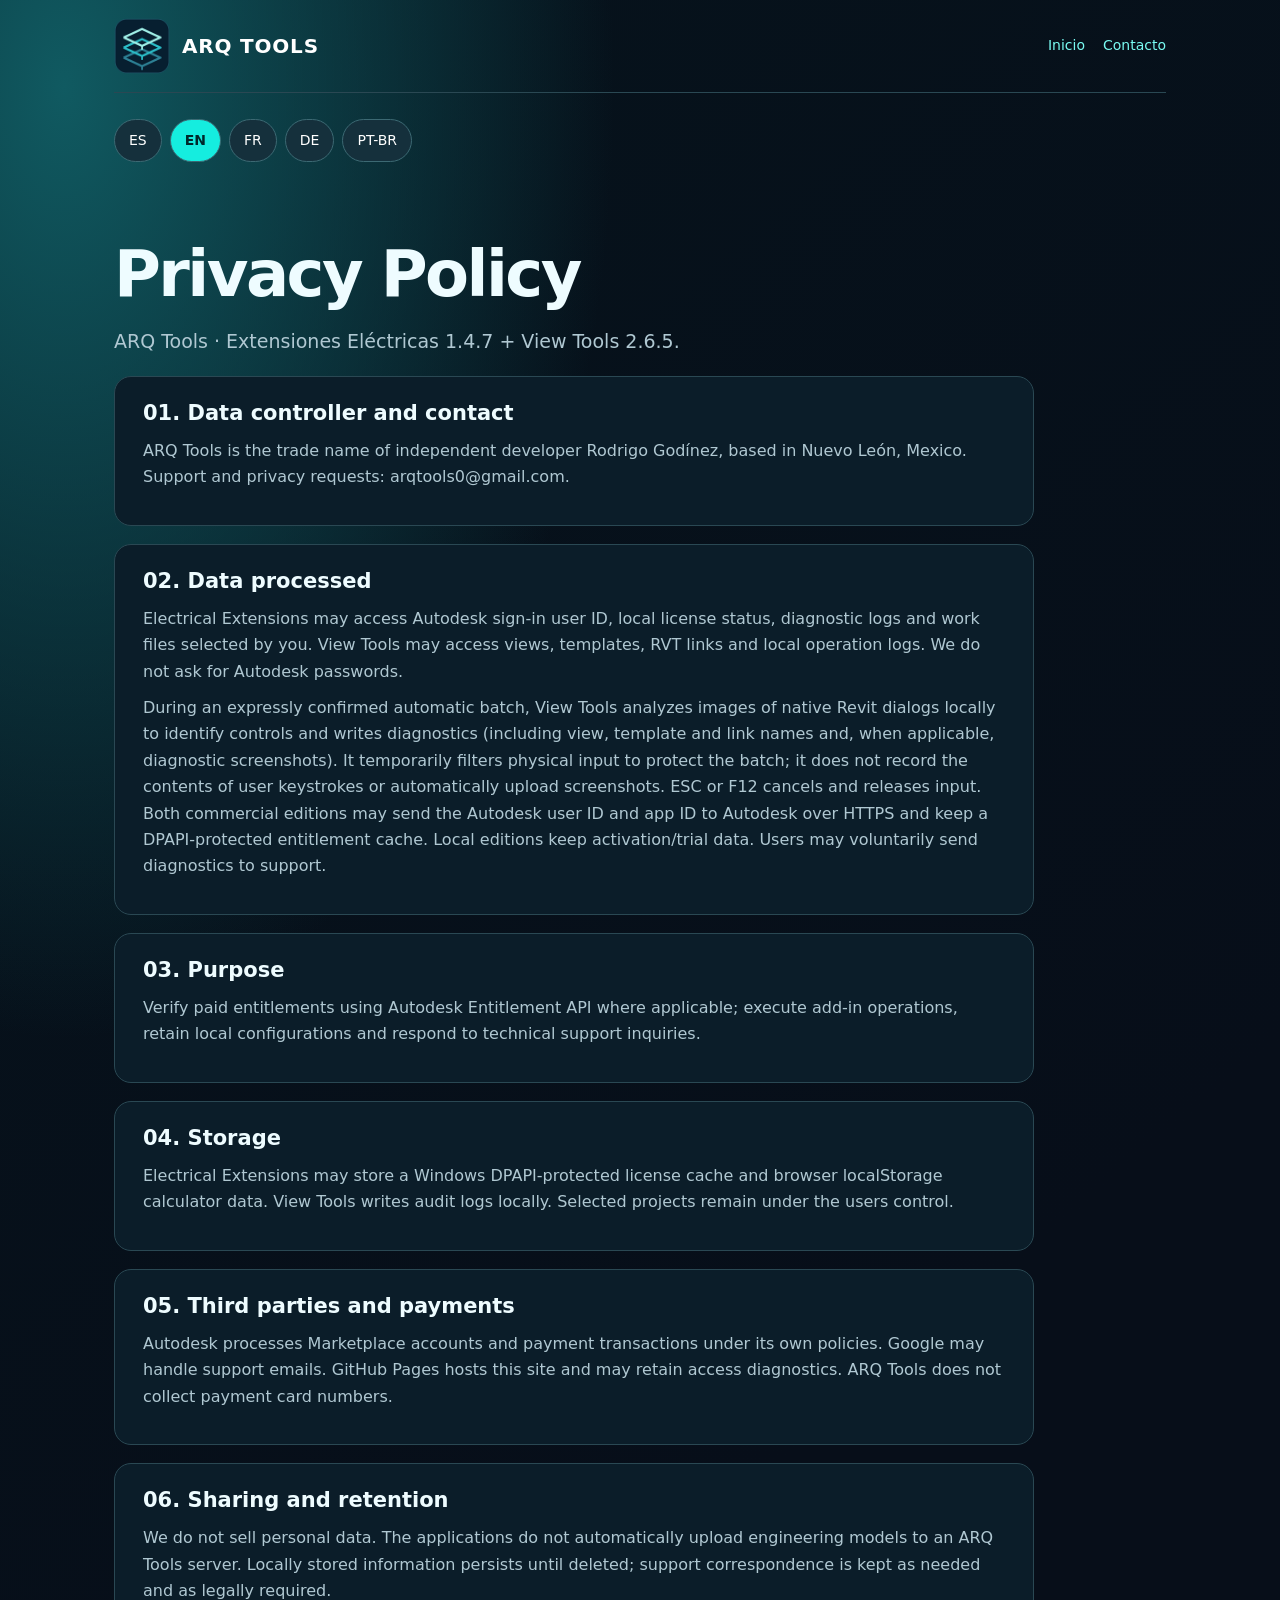
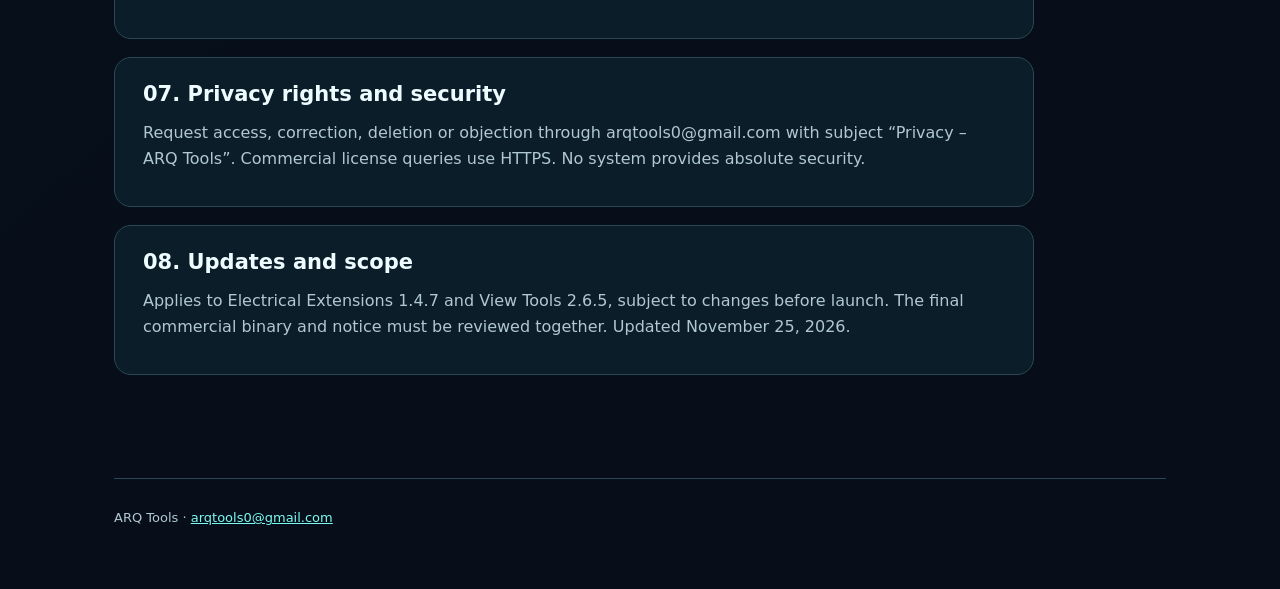
<file: privacy.html>
<!DOCTYPE html>

<html lang="es"><head><meta charset="utf-8"/><meta content="width=device-width,initial-scale=1" name="viewport"/><title>Política de privacidad | ARQ Tools</title><meta content="Política de privacidad para Extensiones Eléctricas y View Tools, en cinco idiomas." name="description"/><link href="style.css" rel="stylesheet"/><link href="favicon.png" rel="icon"/></head><body><div class="wrap"><nav class="top"><a class="brand" href="index.html"><img alt="Icono ARQ Tools" src="publisher-logo-120.png"/>ARQ TOOLS</a><div class="menu"><a href="index.html">Inicio</a><a href="mailto:arqtools0@gmail.com">Contacto</a></div></nav><main><div aria-label="Seleccionar idioma" class="lang" role="group"><button aria-pressed="true" data-lang="es" type="button">ES</button><button aria-pressed="false" data-lang="en" type="button">EN</button><button aria-pressed="false" data-lang="fr" type="button">FR</button><button aria-pressed="false" data-lang="de" type="button">DE</button><button aria-pressed="false" data-lang="pt" type="button">PT-BR</button></div><section class="policy" id="locale-es" lang="es"><h1>Política de privacidad</h1><p class="lead">ARQ Tools · Extensiones Eléctricas 1.4.7 + View Tools 2.6.5.</p><article><h2>01. Responsable y contacto</h2><p>ARQ Tools es el nombre comercial del desarrollador independiente Rodrigo Godínez, ubicado en Nuevo León, México. Contacto para soporte, avisos y derechos de privacidad: arqtools0@gmail.com.</p></article><article><h2>02. Datos que se tratan</h2><p>Extensiones Eléctricas puede consultar el identificador de sesión Autodesk, el estado local de licencia, registros de diagnóstico y modelos/archivos que tú selecciones. View Tools puede acceder a vistas, plantillas, vínculos y registros locales de sus operaciones. Nunca solicitamos la contraseña de Autodesk.</p><p>View Tools, durante un lote automático expresamente confirmado, analiza imágenes de los cuadros nativos de Revit de forma local para identificar controles y genera registros de diagnóstico (incluidos nombres de vistas, plantillas y vínculos; cuando corresponde, capturas de diagnóstico). Filtra temporalmente la entrada física para proteger el lote; no registra el contenido de las pulsaciones del usuario ni envía capturas de forma automática. ESC o F12 permite cancelar y liberar la entrada. Ambas ediciones comerciales pueden consultar el identificador de usuario Autodesk y el App ID a Autodesk por HTTPS; conservan una caché de validación protegida con DPAPI. Las ediciones locales conservan datos de activación/prueba. El usuario puede enviar voluntariamente registros a soporte.</p></article><article><h2>03. Finalidades</h2><p>Validar la suscripción mediante Autodesk Entitlement API cuando la edición comercial lo requiere; ejecutar operaciones del complemento, conservar configuraciones locales y responder a soporte técnico.</p></article><article><h2>04. Almacenamiento</h2><p>Extensiones Eléctricas puede guardar una caché de licencia cifrada mediante Windows DPAPI y datos de su calculadora en el almacenamiento local del navegador. View Tools guarda registros de auditoría localmente. El tratamiento de modelos se realiza en los archivos seleccionados por el usuario.</p></article><article><h2>05. Terceros y pagos</h2><p>Autodesk procesa la cuenta y las transacciones de su Marketplace según sus condiciones. El correo de soporte usa infraestructura de Google. Este sitio público utiliza GitHub Pages, que puede conservar registros técnicos de acceso. ARQ Tools no recibe números de tarjeta.</p></article><article><h2>06. Compartición y retención</h2><p>No comercializamos datos personales. Los archivos de proyecto no se suben automáticamente a servidores propios de ARQ Tools . Los datos guardados localmente permanecen hasta que el usuario los elimine; los mensajes de soporte se mantienen únicamente durante la atención y las obligaciones legales aplicables.</p></article><article><h2>07. Derechos y seguridad</h2><p>Puedes solicitar acceso, rectificación, cancelación u oposición escribiendo a arqtools0@gmail.com con el asunto “Privacidad – ARQ Tools”. Se utilizarán HTTPS para validar licencias comerciales y controles de seguridad locales, sin prometer invulnerabilidad.</p></article><article><h2>08. Cambios y alcance</h2><p>La información describe Extensiones Eléctricas 1.4.7 y View Tools 2.6.5. Esta política puede actualizarse cuando cambien los productos o las prácticas de tratamiento. Última actualización: 25 de noviembre de 2026.</p></article></section><section class="policy" hidden="" id="locale-en" lang="en"><h1>Privacy Policy</h1><p class="lead">ARQ Tools · Extensiones Eléctricas 1.4.7 + View Tools 2.6.5.</p><article><h2>01. Data controller and contact</h2><p>ARQ Tools is the trade name of independent developer Rodrigo Godínez, based in Nuevo León, Mexico. Support and privacy requests: arqtools0@gmail.com.</p></article><article><h2>02. Data processed</h2><p>Electrical Extensions may access Autodesk sign-in user ID, local license status, diagnostic logs and work files selected by you. View Tools may access views, templates, RVT links and local operation logs. We do not ask for Autodesk passwords.</p><p>During an expressly confirmed automatic batch, View Tools analyzes images of native Revit dialogs locally to identify controls and writes diagnostics (including view, template and link names and, when applicable, diagnostic screenshots). It temporarily filters physical input to protect the batch; it does not record the contents of user keystrokes or automatically upload screenshots. ESC or F12 cancels and releases input. Both commercial editions may send the Autodesk user ID and app ID to Autodesk over HTTPS and keep a DPAPI-protected entitlement cache. Local editions keep activation/trial data. Users may voluntarily send diagnostics to support.</p></article><article><h2>03. Purpose</h2><p>Verify paid entitlements using Autodesk Entitlement API where applicable; execute add-in operations, retain local configurations and respond to technical support inquiries.</p></article><article><h2>04. Storage</h2><p>Electrical Extensions may store a Windows DPAPI-protected license cache and browser localStorage calculator data. View Tools writes audit logs locally. Selected projects remain under the users control.</p></article><article><h2>05. Third parties and payments</h2><p>Autodesk processes Marketplace accounts and payment transactions under its own policies. Google may handle support emails. GitHub Pages hosts this site and may retain access diagnostics. ARQ Tools does not collect payment card numbers.</p></article><article><h2>06. Sharing and retention</h2><p>We do not sell personal data. The applications do not automatically upload engineering models to an ARQ Tools server. Locally stored information persists until deleted; support correspondence is kept as needed and as legally required.</p></article><article><h2>07. Privacy rights and security</h2><p>Request access, correction, deletion or objection through arqtools0@gmail.com with subject “Privacy – ARQ Tools”. Commercial license queries use HTTPS. No system provides absolute security.</p></article><article><h2>08. Updates and scope</h2><p>Applies to Electrical Extensions 1.4.7 and View Tools 2.6.5, subject to changes before launch. The final commercial binary and notice must be reviewed together. Updated November 25, 2026.</p></article></section><section class="policy" hidden="" id="locale-fr" lang="fr"><h1>Politique de confidentialité</h1><p class="lead">ARQ Tools · Extensiones Eléctricas 1.4.7 + View Tools 2.6.5.</p><article><h2>01. Responsable et contact</h2><p>ARQ Tools est le nom commercial du développeur indépendant Rodrigo Godínez, établi à Nuevo León (Mexique). Contact : arqtools0@gmail.com.</p></article><article><h2>02. Données traitées</h2><p>Les extensions électriques peuvent utiliser l’identifiant Autodesk, les informations de licence locale, les diagnostics et les fichiers choisis. View Tools peut lire les vues, gabarits, liens et journaux locaux. Aucun mot de passe Autodesk n’est demandé.</p><p>Lors d’un lot automatique expressément confirmé, View Tools analyse localement les images des boîtes de dialogue Revit et écrit des diagnostics (noms de vues, gabarits et liens, et éventuellement captures). L’entrée physique est filtrée temporairement; le contenu des frappes n’est pas enregistré et les captures ne sont pas envoyées automatiquement. Échap ou F12 annule et libère l’entrée. Les deux éditions commerciales peuvent transmettre l’identifiant Autodesk et l’App ID à Autodesk via HTTPS et conserver un cache DPAPI. Les éditions locales conservent les données d’activation ou d’essai.</p></article><article><h2>03. Finalités</h2><p>Contrôler les droits via Autodesk Entitlement API si applicable, exécuter les fonctions et répondre aux demandes de support.</p></article><article><h2>04. Stockage</h2><p>Le cache de licence peut être protégé via Windows DPAPI. Les outils peuvent stocker des paramètres et historiques localement. Les modèles restent sous le contrôle des utilisateurs.</p></article><article><h2>05. Tiers</h2><p>Autodesk traite les comptes et paiements Marketplace. Google peut traiter les courriels de support. GitHub Pages héberge ce site. Aucun numéro de carte bancaire n’est demandé par ARQ Tools.</p></article><article><h2>06. Conservation</h2><p>Aucune vente de données personnelles. Les applications ne téléversent pas automatiquement les modèles vers un serveur ARQ Tools. Les données locales et messages de support sont conservés seulement selon leur utilisation et les lois applicables.</p></article><article><h2>07. Droits et sécurité</h2><p>Contactez arqtools0@gmail.com pour l’accès, la rectification, l’effacement ou l’opposition. La vérification commerciale utilise HTTPS.</p></article><article><h2>08. Mises à jour</h2><p>Concerne Electrical Extensions 1.4.7 et View Tools 2.6.5. Cette politique peut être mise à jour. Dernière mise à jour : 25 novembre 2026.</p></article></section><section class="policy" hidden="" id="locale-de" lang="de"><h1>Datenschutzerklärung</h1><p class="lead">ARQ Tools · Extensiones Eléctricas 1.4.7 + View Tools 2.6.5.</p><article><h2>01. Verantwortlicher und Kontakt</h2><p>ARQ Tools ist der Handelsname des unabhängigen Entwicklers Rodrigo Godínez in Nuevo León, Mexiko. Kontakt: arqtools0@gmail.com.</p></article><article><h2>02. Verarbeitete Daten</h2><p>Electrical Extensions kann Autodesk-Benutzerkennung, lokalen Lizenzstatus, Diagnoseprotokolle und gewählte Dateien verarbeiten. View Tools bearbeitet Ansichten, Vorlagen, Verknüpfungen und lokale Protokolle. Autodesk-Passwörter werden nicht abgefragt.</p><p>Während eines ausdrücklich bestätigten automatischen Stapels analysiert View Tools Revit-Dialogbilder lokal und erstellt Diagnosedaten (Ansichts-, Vorlagen- und Verknüpfungsnamen, ggf. Bildschirmaufnahmen). Die physische Eingabe wird vorübergehend gefiltert; Tasteninhalte werden nicht protokolliert und Aufnahmen nicht automatisch hochgeladen. Esc oder F12 beendet den Stapel und gibt die Eingabe frei. Beide kommerziellen Editionen können Autodesk-Benutzerkennung und App-ID über HTTPS an Autodesk senden und einen DPAPI-geschützten Cache speichern. Lokale Editionen speichern Aktivierungs- oder Testdaten.</p></article><article><h2>03. Zwecke</h2><p>Prüfung der Berechtigungen über Autodesk Entitlement API, soweit anwendbar, Ausführung der Funktionen und Support.</p></article><article><h2>04. Speicherung</h2><p>Lokale Lizenzdaten können mit Windows DPAPI geschützt sein. Browserdaten und Berichte bleiben lokal; die Nutzer verwalten ihre Projektdateien.</p></article><article><h2>05. Drittanbieter</h2><p>Autodesk verwaltet Marketplace-Konten und Zahlungen. Google verarbeitet gegebenenfalls Support-E-Mails. GitHub Pages hostet diese Website. ARQ Tools fordert keine Zahlungsartennummern an.</p></article><article><h2>06. Aufbewahrung</h2><p>Kein Verkauf personenbezogener Daten. Geprüfte Versionen laden Projektmodelle nicht automatisch auf eigene Server hoch. Lokale Daten und Supportanfragen bleiben für die jeweiligen Zwecke bestehen.</p></article><article><h2>07. Rechte und Sicherheit</h2><p>Kontakt für Auskunft, Berichtigung, Löschung oder Widerspruch: arqtools0@gmail.com. Kommerzielle Lizenzanfragen verwenden HTTPS.</p></article><article><h2>08. Änderungen</h2><p>Gilt für Electrical Extensions 1.4.7 und View Tools 2.6.5. Die endgültige kommerzielle Fassung ist vor Veröffentlichung zu prüfen. Stand: 25. November 2026.</p></article></section><section class="policy" hidden="" id="locale-pt" lang="pt"><h1>Política de privacidade</h1><p class="lead">ARQ Tools · Extensiones Eléctricas 1.4.7 + View Tools 2.6.5.</p><article><h2>01. Responsável e contato</h2><p>ARQ Tools é o nome comercial do desenvolvedor independente Rodrigo Godínez, situado em Nuevo León, México. Contato: arqtools0@gmail.com.</p></article><article><h2>02. Dados utilizados</h2><p>Electrical Extensions pode utilizar ID da Autodesk, status local da licença, registros de diagnóstico e arquivos selecionados. View Tools pode tratar vistas, modelos de vista, vínculos e logs locais. Não solicitamos senhas da Autodesk.</p><p>Durante um lote automático expressamente confirmado, View Tools analisa localmente imagens dos diálogos do Revit e gera diagnósticos (nomes de vistas, modelos de vista e vínculos e, quando aplicável, capturas). A entrada física é filtrada temporariamente; o conteúdo das teclas não é registrado e as capturas não são enviadas automaticamente. ESC ou F12 cancela e libera a entrada. Ambas as edições comerciais podem enviar o identificador Autodesk e o App ID à Autodesk via HTTPS e manter cache protegido por DPAPI. Edições locais mantêm dados de ativação ou teste.</p></article><article><h2>03. Finalidades</h2><p>Verificar direitos de uso via Autodesk Entitlement API quando aplicável, executar ferramentas e prestar suporte.</p></article><article><h2>04. Armazenamento</h2><p>O cache da licença pode usar Windows DPAPI. Registros de cálculo e relatórios podem permanecer localmente; os arquivos do projeto são gerenciados pelo usuário.</p></article><article><h2>05. Terceiros</h2><p>A Autodesk processa pagamentos e contas Marketplace. Google pode tratar e-mails de suporte e GitHub Pages hospeda este site. ARQ Tools não coleta números de cartão.</p></article><article><h2>06. Conservação</h2><p>Não vendemos dados pessoais. As versões revisadas não enviam modelos automaticamente a servidores ARQ Tools. Dados locais permanecem até remoção; mensagens de suporte são mantidas conforme a necessidade e a lei.</p></article><article><h2>07. Direitos e segurança</h2><p>Para acesso, correção, exclusão ou oposição, escreva para arqtools0@gmail.com. A validação comercial utiliza HTTPS.</p></article><article><h2>08. Alterações</h2><p>Abrange Electrical Extensions 1.4.7 e View Tools 2.6.5. Deve ser revisado antes da publicação. Atualizado em 25 de novembro de 2026.</p></article></section></main><footer>ARQ Tools · <a href="mailto:arqtools0@gmail.com">arqtools0@gmail.com</a></footer></div><script>(function(){const a=['es','en','fr','de','pt'];let lang=new URL(location.href).searchParams.get('lang')||((navigator.language||'es').slice(0,2).toLowerCase());if(!a.includes(lang))lang='es';function set(x){document.documentElement.lang=x;document.querySelectorAll('.policy').forEach(e=>e.hidden=e.id!=='locale-'+x);document.querySelectorAll('[data-lang]').forEach(e=>e.setAttribute('aria-pressed',String(e.dataset.lang===x)));document.title=({'es':'Política de privacidad','en':'Privacy Policy','fr':'Politique de confidentialité','de':'Datenschutzerklärung','pt':'Política de privacidade'})[x]+' | ARQ Tools';}document.querySelectorAll('[data-lang]').forEach(b=>b.addEventListener('click',()=>{lang=b.dataset.lang;set(lang);const url=new URL(location.href);url.searchParams.set('lang',lang);history.replaceState({},'',url);}));set(lang);})();</script></body></html>
</file>
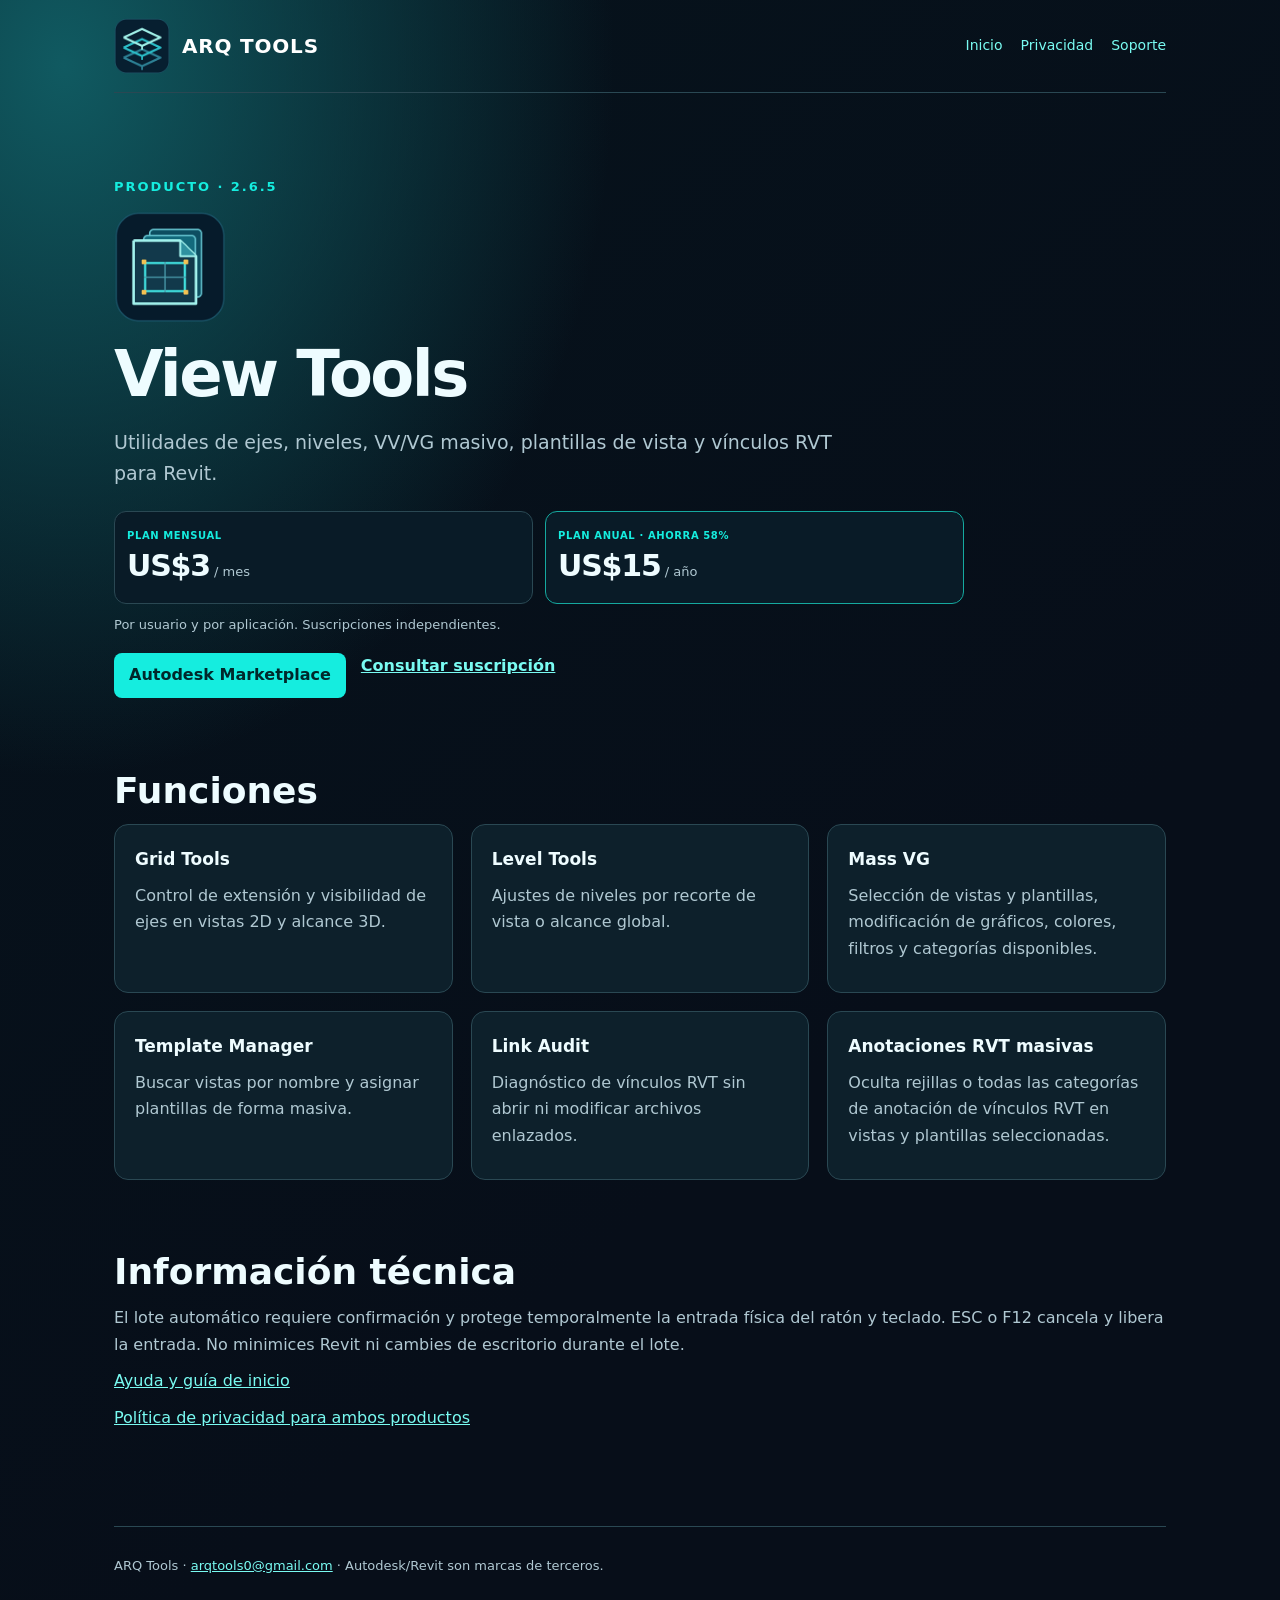
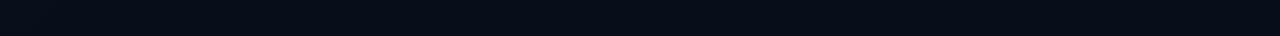
<file: view-tools.html>
<!DOCTYPE html>
<html lang="es"><head><meta charset="utf-8"/><meta content="width=device-width,initial-scale=1" name="viewport"/><title>View Tools | ARQ Tools</title><meta content="Utilidades de ejes, niveles, VV/VG masivo, plantillas de vista y vínculos RVT para Revit." name="description"/><link href="style.css" rel="stylesheet"/><link href="favicon.png" rel="icon"/></head><body><div class="wrap"><nav class="top"><a class="brand" href="index.html"><img alt="Icono ARQ Tools" src="publisher-logo-120.png"/>ARQ TOOLS</a><div class="menu"><a href="index.html">Inicio</a><a href="privacy.html">Privacidad</a><a href="mailto:arqtools0@gmail.com">Soporte</a></div></nav><main><header class="hero"><span class="tag">PRODUCTO · 2.6.5</span><img alt="Icono View Tools" class="product-icon" height="112" src="view-tools-icon-256.png" width="112"/><h1>View Tools</h1><p class="lead">Utilidades de ejes, niveles, VV/VG masivo, plantillas de vista y vínculos RVT para Revit.</p><div class="plans"><div><small>PLAN MENSUAL</small><strong>US$3<span> / mes</span></strong></div><div><small>PLAN ANUAL · AHORRA 58%</small><strong>US$15<span> / año</span></strong></div></div><p class="price-note">Por usuario y por aplicación. Suscripciones independientes.</p><div class="links"><a class="buy" href="https://apps.autodesk.com/">Autodesk Marketplace</a><a href="mailto:arqtools0@gmail.com">Consultar suscripción</a></div></header><section><h2>Funciones</h2><div class="section-grid"><div class="mini"><h3>Grid Tools</h3><p>Control de extensión y visibilidad de ejes en vistas 2D y alcance 3D.</p></div><div class="mini"><h3>Level Tools</h3><p>Ajustes de niveles por recorte de vista o alcance global.</p></div><div class="mini"><h3>Mass VG</h3><p>Selección de vistas y plantillas, modificación de gráficos, colores, filtros y categorías disponibles.</p></div><div class="mini"><h3>Template Manager</h3><p>Buscar vistas por nombre y asignar plantillas de forma masiva.</p></div><div class="mini"><h3>Link Audit</h3><p>Diagnóstico de vínculos RVT sin abrir ni modificar archivos enlazados.</p></div><div class="mini"><h3>Anotaciones RVT masivas</h3><p>Oculta rejillas o todas las categorías de anotación de vínculos RVT en vistas y plantillas seleccionadas.</p></div></div></section><section><h2>Información técnica</h2><p>El lote automático requiere confirmación y protege temporalmente la entrada física del ratón y teclado. ESC o F12 cancela y libera la entrada. No minimices Revit ni cambies de escritorio durante el lote.</p><p><a href="help-view-tools.html">Ayuda y guía de inicio</a></p><p><a href="privacy.html">Política de privacidad para ambos productos</a></p></section></main><footer>ARQ Tools · <a href="mailto:arqtools0@gmail.com">arqtools0@gmail.com</a> · Autodesk/Revit son marcas de terceros.</footer></div></body></html>
</file>
<file: style.css>
:root{color-scheme:dark;--bg:#06121b;--panel:#102531;--soft:#0c1d29;--edge:#2a4853;--white:#eefcff;--muted:#b0c8d2;--cyan:#15eddf;--gold:#ffdb35}
*{box-sizing:border-box}html{scroll-behavior:smooth}body{margin:0;color:var(--white);font:16px/1.65 system-ui,-apple-system,Segoe UI,Arial,sans-serif;background:radial-gradient(ellipse at 5% 4%,#105a61 0,transparent 32%),linear-gradient(140deg,#06131c,#070e19 65%)}
a{color:#79fbf2}a:hover{color:white}a:focus-visible{outline:3px solid var(--gold);outline-offset:4px}.wrap{max-width:1100px;margin:auto;padding:0 24px}
nav.top{padding:18px 0;display:flex;align-items:center;justify-content:space-between;gap:20px;flex-wrap:wrap;border-bottom:1px solid var(--edge)}.brand{display:flex;gap:12px;align-items:center;color:white;text-decoration:none;font-size:20px;font-weight:800;letter-spacing:.04em}.brand img{width:56px;height:56px;border-radius:14px}.menu{display:flex;flex-wrap:wrap;gap:18px;align-items:center}.menu a{text-decoration:none;font-size:14px}
.hero{padding:80px 0 36px;max-width:850px}.tag{color:var(--cyan);font-weight:800;font-size:13px;letter-spacing:.15em}h1{font-size:clamp(36px,6vw,64px);line-height:1.05;letter-spacing:-.04em;margin:18px 0}h2{font-size:clamp(24px,3vw,36px);line-height:1.2;margin:0 0 12px}h3{margin:0 0 8px;font-size:21px}p{color:var(--muted);margin:10px 0}.lead{font-size:19px;max-width:760px}
.products{display:grid;grid-template-columns:repeat(2,minmax(0,1fr));gap:22px;margin:30px 0 72px}.product{border:1px solid var(--edge);border-radius:20px;padding:30px;background:linear-gradient(125deg,#102b38,#0e1a29);min-width:0}.product:nth-child(2){background:linear-gradient(130deg,#152837,#101626)}.product .eyebrow{color:var(--cyan);font-size:12px;font-weight:700;letter-spacing:.09em}.product p{min-height:82px}.pill{border:1px solid #426b74;color:#c6eee9;border-radius:99px;padding:5px 10px;font-size:12px;display:inline-block;margin:8px 0}.links{margin-top:18px;display:flex;gap:15px;flex-wrap:wrap}.links a{font-weight:700}
section{padding:35px 0}.section-grid{display:grid;grid-template-columns:repeat(3,minmax(0,1fr));gap:18px}.mini{border:1px solid var(--edge);border-radius:14px;padding:20px;background:#0d202b}.mini h3{font-size:17px}.notice{border-left:4px solid var(--cyan);background:#102e37;padding:20px;margin:20px 0;border-radius:0 12px 12px 0}footer{margin-top:50px;border-top:1px solid var(--edge);padding:28px 0 60px;color:var(--muted);font-size:13px}
.policy{max-width:920px}.policy article{background:#0b1d29;border:1px solid var(--edge);border-radius:17px;padding:24px 28px;margin:18px 0}.policy h2{font-size:21px}.lang{display:flex;gap:8px;flex-wrap:wrap;margin:26px 0}.lang button{background:#15303c;border:1px solid #3c6973;color:white;cursor:pointer;border-radius:999px;padding:9px 14px;font:inherit;font-size:14px}.lang button[aria-pressed=true]{background:var(--cyan);color:#00282b;font-weight:750} [hidden]{display:none!important}code{overflow-wrap:anywhere;color:#82f8ed}
@media(max-width:760px){.products,.section-grid{grid-template-columns:1fr}.hero{padding-top:45px}.product p{min-height:unset}nav.top{align-items:flex-start}}

.product-icon{display:block;object-fit:contain;margin:12px 0 14px;border-radius:18px;}

.plans{display:grid;grid-template-columns:1fr 1fr;gap:12px;margin:22px 0 8px}.plans>div{padding:16px 12px;border:1px solid var(--edge);border-radius:12px;background:#091b27}.plans>div:last-child{border-color:#15a99f}.plans small{display:block;color:var(--cyan);font-size:10px;font-weight:750;letter-spacing:.06em}.plans strong{display:block;font-size:30px;letter-spacing:-.04em;line-height:1.4}.plans strong span{font-size:13px;color:var(--muted);font-weight:500;letter-spacing:0}.product .price-note,.price-note{min-height:0;font-size:13px}.buy{display:inline-block;background:var(--cyan);color:#00282b;padding:9px 15px;border-radius:8px;text-decoration:none}.buy:hover{color:#00282b;background:white}@media(max-width:380px){.plans{grid-template-columns:1fr}}
</file>
